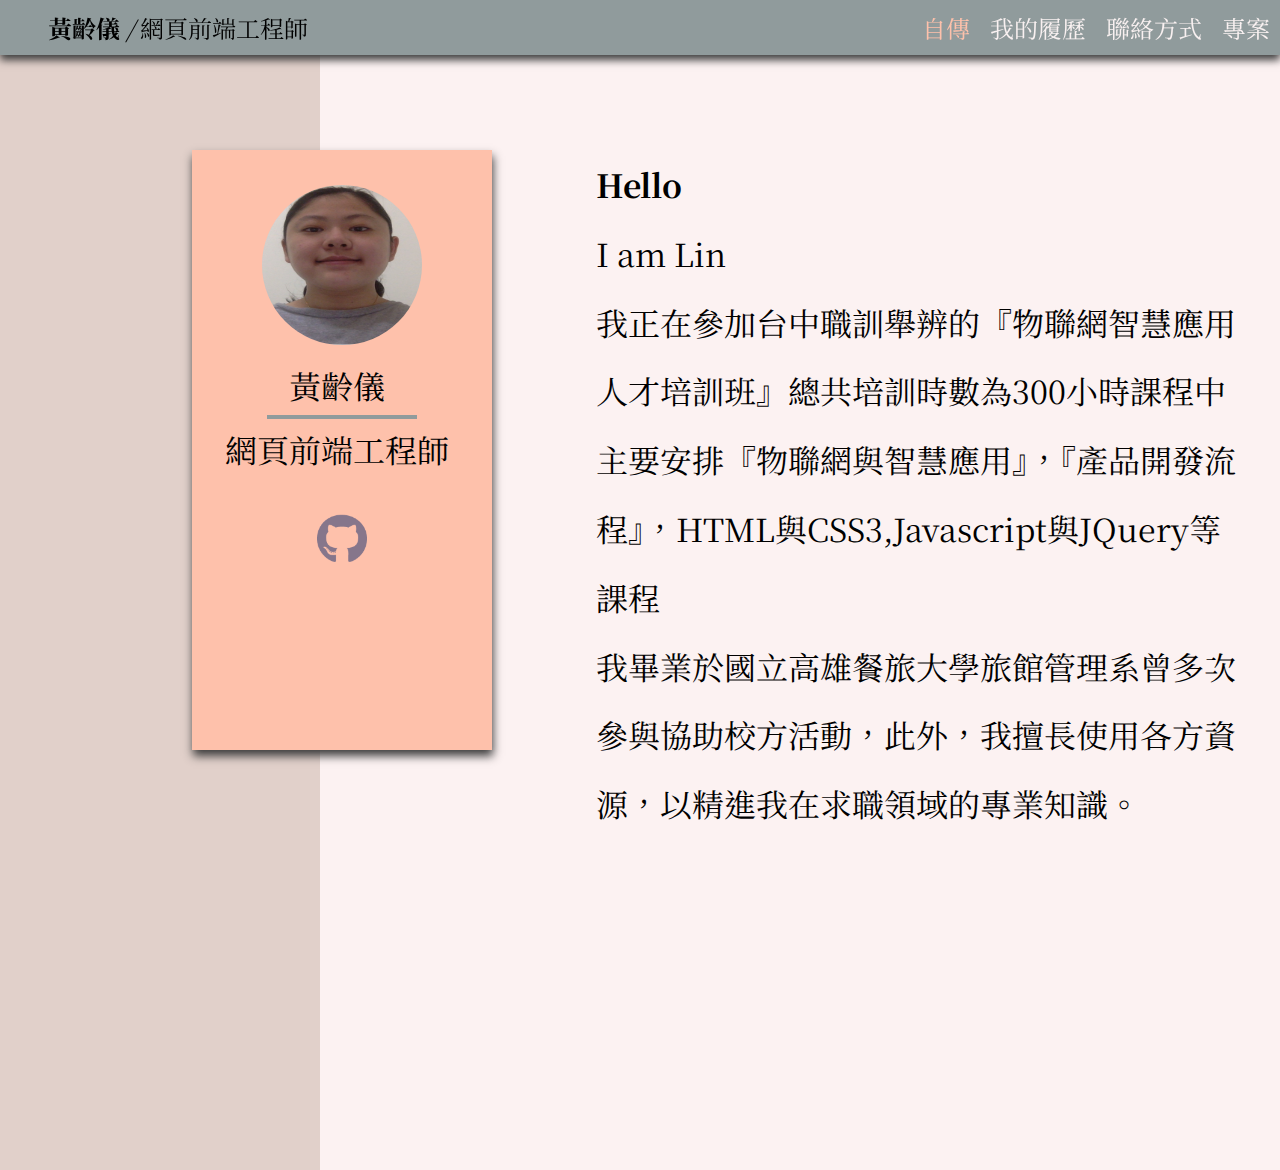
<file: index.html>
<!DOCTYPE html>
<html lang="zh-Hant">
  <head>
    <meta charset="UTF-8" />
    <meta http-equiv="X-UA-Compatible" content="IE=edge" />
    <meta name="viewport" content="width=device-width, initial-scale=1.0" />
    <meta name="author" content="黃齡儀" />
    <title>首頁</title>
    <link rel="stylesheet" href="./style/style.css" />
  </head>
  <body>
    <header>
      <div>
        <p><strong>黃齡儀 </strong><em> / </em> 網頁前端工程師</p>
      </div>
      <nav>
        <ul>
          <li><a href="#" class="onli">自傳</a></li>
          <li><a href="./pege2.html">我的履歷</a></li>
          <li><a href="./pege3.html">聯絡方式</a></li>
          <li><a href="./page4.html">專案</a></li>
        </ul>
      </nav>
    </header>
    <main>
      <div class="ba"></div>
      <section class="pit">
        <img class="mypiture" src="./作品圖片/大頭.jpg" alt="mypiture" />
        <p>黃齡儀</p>
        <hr />
        <p>網頁前端工程師</p>

        <div class="flow">
          <a href="https://github.com/linsiwork" target="_blank"
            ><img src="./作品圖片/github-brands 1 1.png" alt="github"
          /></a>
        </div>
      </section>
      <section class="biog">
        <p><strong>Hello</strong> <br />I am Lin</p>
        <p>
          我正在參加台中職訓舉辨的『物聯網智慧應用人才培訓班』總共培訓時數為300小時課程中主要安排『物聯網與智慧應用』，『產品開發流程』，HTML與CSS3,Javascript與JQuery等課程
        </p>
        <p>
          我畢業於國立高雄餐旅大學旅館管理系曾多次參與協助校方活動，此外，我擅長使用各方資源，以精進我在求職領域的專業知識。
        </p>
      </section>
    </main>
    <footer></footer>
  </body>
</html>
</file>
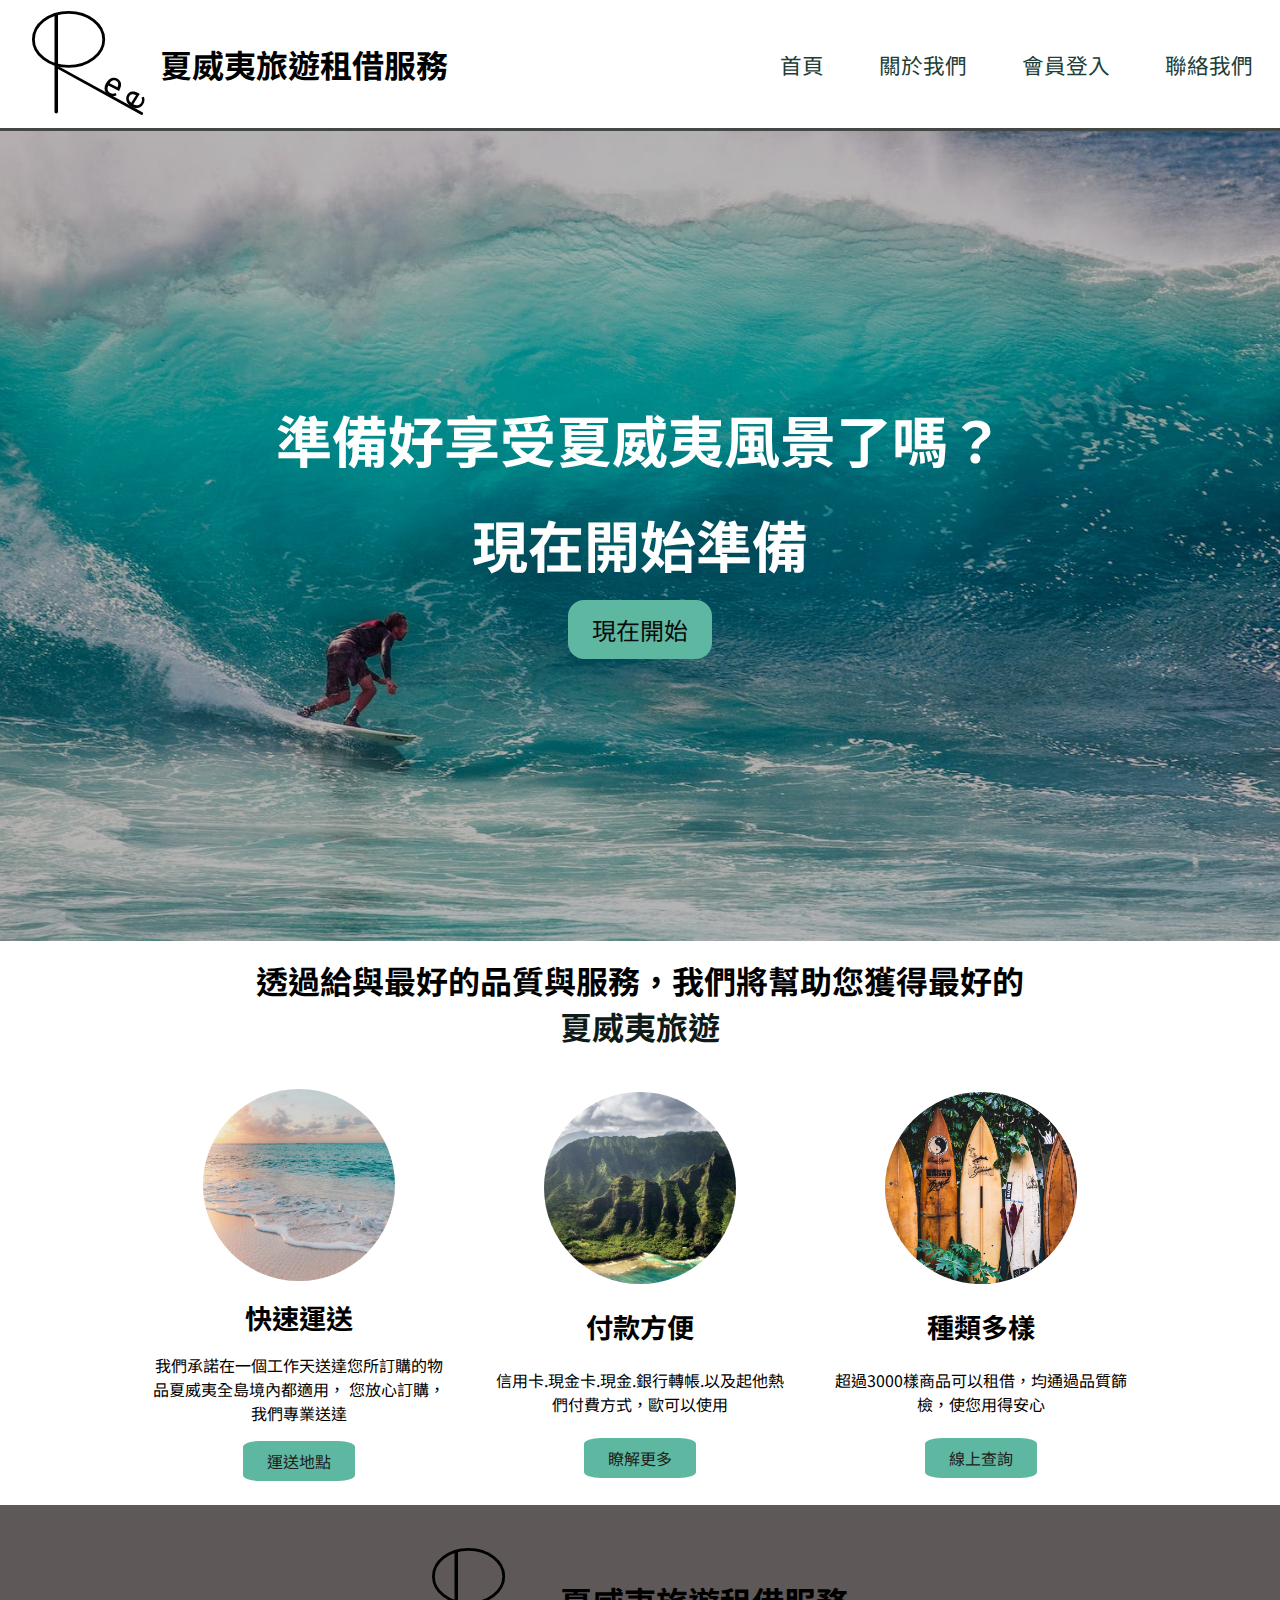
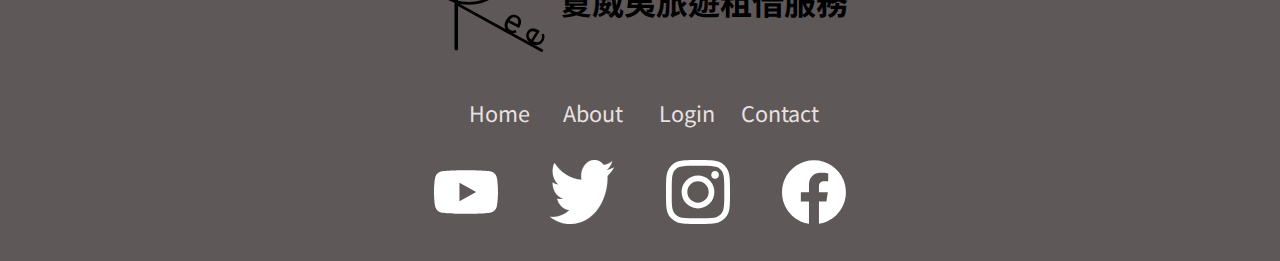
<file: 夏威夷出租網/index.html>
<!DOCTYPE html>
<html lang="zh-Hant">
  <head>
    <meta charset="UTF-8" />
    <meta http-equiv="X-UA-Compatible" content="IE=edge" />
    <meta name="viewport" content="width=device-width, initial-scale=1.0" />
    <meta name="author" content="lin" />
    <title>夏威夷旅遊租借服務｜夏威夷嘴方便快速的旅遊出租網站</title>
    <meta
      name="description"
      content="我們提供夏威夷旅遊租借服務，例如： 衝浪板．帳篷 車子等等"
    />
    <meta name="robots" content="index,follow" />
    <!-- 字體 -->
    <link rel="preconnect" href="https://fonts.googleapis.com" />
    <link rel="preconnect" href="https://fonts.gstatic.com" crossorigin />
    <link
      href="https://fonts.googleapis.com/css2?family=Noto+Sans+TC&display=swap"
      rel="stylesheet"
    />
    <!--設定css -->
    <link rel="stylesheet" href="./style/stylestyle.min.css" />
  </head>
  <body>
    <header>
      <div class="logo">
        <img src="./Icons/black logo.svg" alt="logo" />
        <h1>夏威夷旅遊租借服務</h1>
      </div>
      <nav class="nav">
        <ul>
          <li><a href="#">首頁</a></li>
          <li><a href="#">關於我們</a></li>
          <li><a href="#">會員登入</a></li>
          <li><a href="#">聯絡我們</a></li>
        </ul>
      </nav>
    </header>
    <main>
      <!-- pege1 -->
      <section class="backimage">
        <div class="blankimg"></div>
        <h3>準備好享受夏威夷風景了嗎？</h3>
        <br />
        <h3>現在開始準備</h3>
        <button class="stare">現在開始</button>
      </section>
      <!-- rege2 -->
      <section class="second">
        <h2>
          透過給與最好的品質與服務，我們將幫助您獲得最好的
          <br />
          <span class="color">夏威夷旅遊</span>
        </h2>
        <section class="cards">
          <div class="card">
            <img
              src="./Pictures/sean-o-KMn4VEeEPR8-unsplash.jpg"
              alt=" 快速運送"
            />
            <h4>快速運送</h4>
            <p>
              我們承諾在一個工作天送達您所訂購的物品夏威夷全島境內都適用，
              您放心訂購，我們專業送達
            </p>
            <a href="#">運送地點</a>
          </div>
          <div class="card">
            <img
              src="./Pictures/braden-jarvis-prSogOoFmkw-unsplash.jpg"
              alt=" 付款方便"
            />
            <h4>付款方便</h4>
            <p>信用卡.現金卡.現金.銀行轉帳.以及起他熱們付費方式，歐可以使用</p>
            <a href="#">瞭解更多</a>
          </div>
          <div class="card">
            <img
              src="./Pictures/tatonomusic-FFCgotROOTY-unsplash.jpg"
              alt=" 種類多樣"
            />
            <h4>種類多樣</h4>
            <p>超過3000樣商品可以租借，均通過品質篩檢，使您用得安心</p>
            <a href="#">線上查詢</a>
          </div>
        </section>
      </section>
      <section class="three">
        <div class="flogo">
          <img src="./Icons/black logo.svg" alt="logo" />
          <h1>夏威夷旅遊租借服務</h1>
        </div>
        <div class="fnav">
          <ul>
            <li><a href="#">Home</a></li>
            <li><a href="#">About</a></li>
            <li><a href="#">Login</a></li>
            <li><a href="#">Contact</a></li>
          </ul>
        </div>
        <div class="pitu">
          <a href="#"><img src="./Icons/youtube.svg" alt="youtube" /></a>
          <a href="#"><img src="./Icons/twitter.svg" alt="twitter" /></a>
          <a href="#"><img src="./Icons/instagram.svg" alt="instagram" /></a>
          <a href="#"><img src="./Icons/facebook.svg" alt="facebook" /></a>
        </div>
      </section>
    </main>
  </body>
</html>
</file>
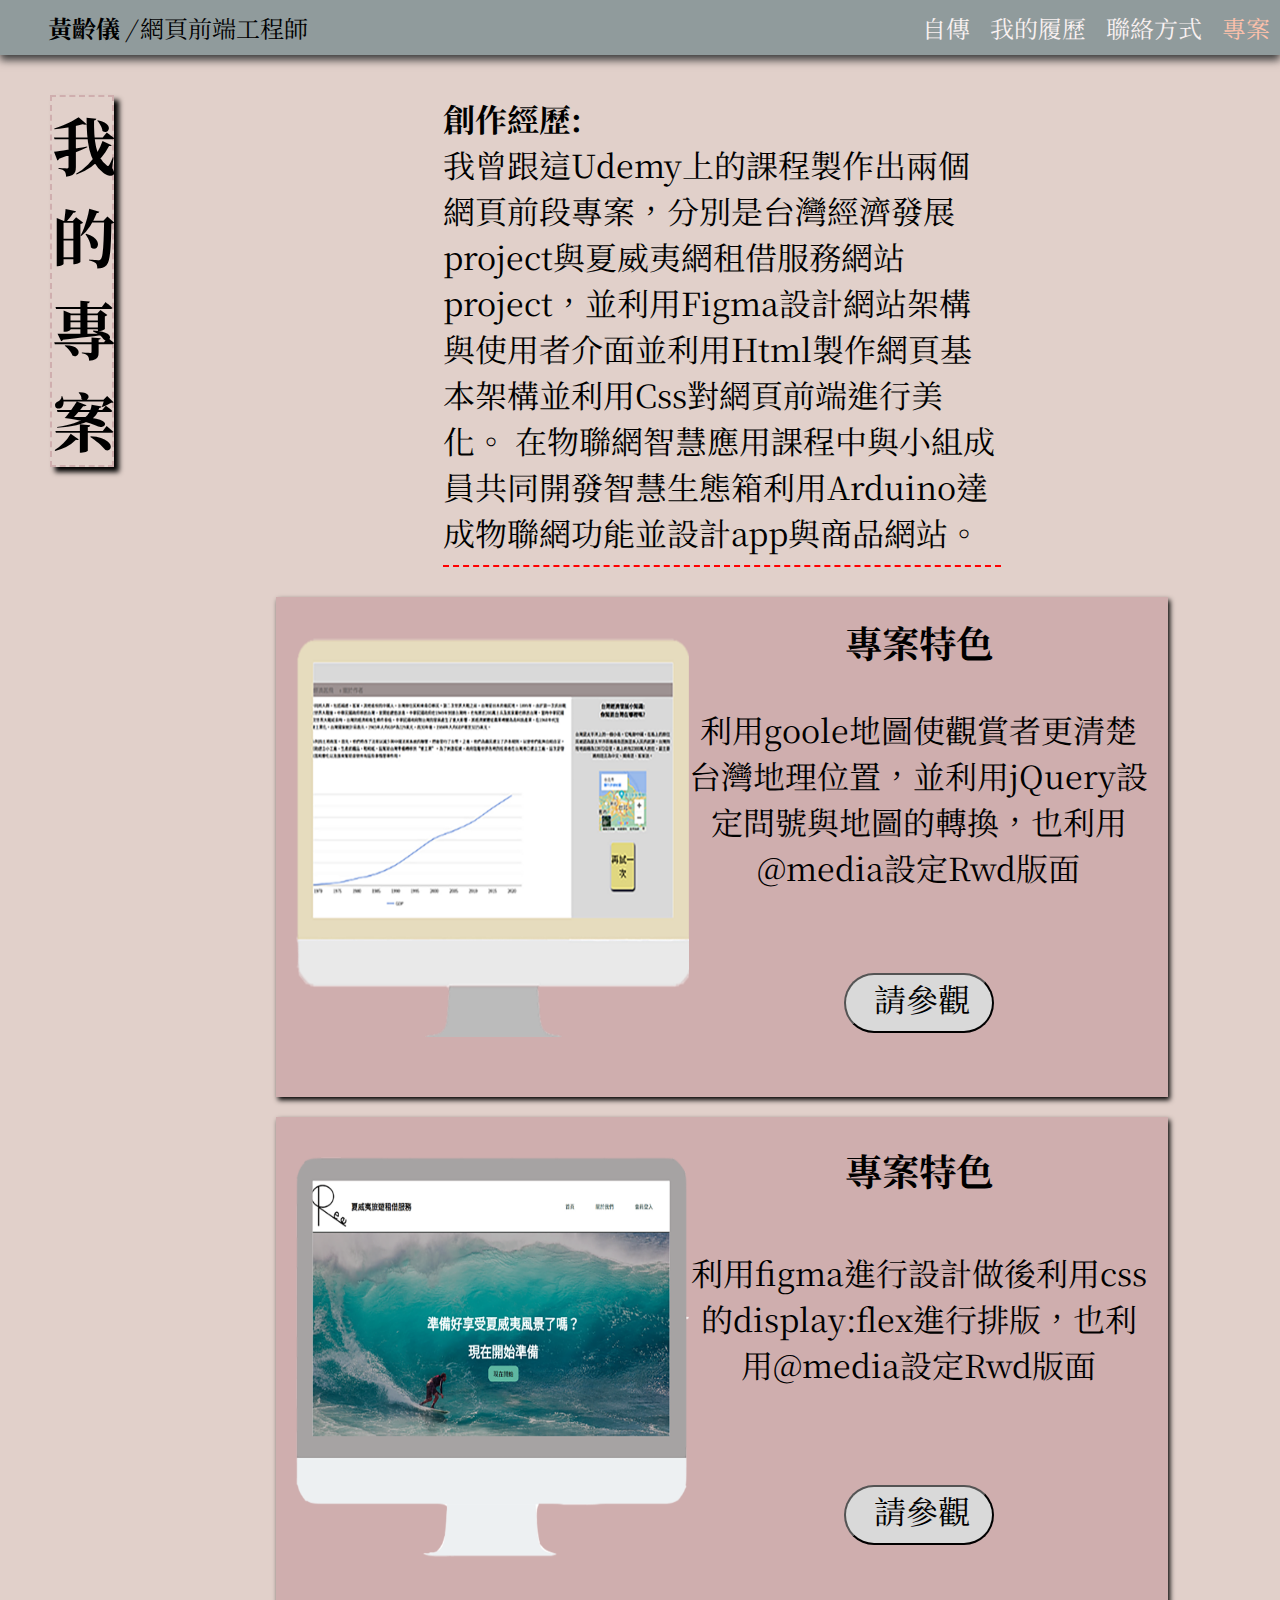
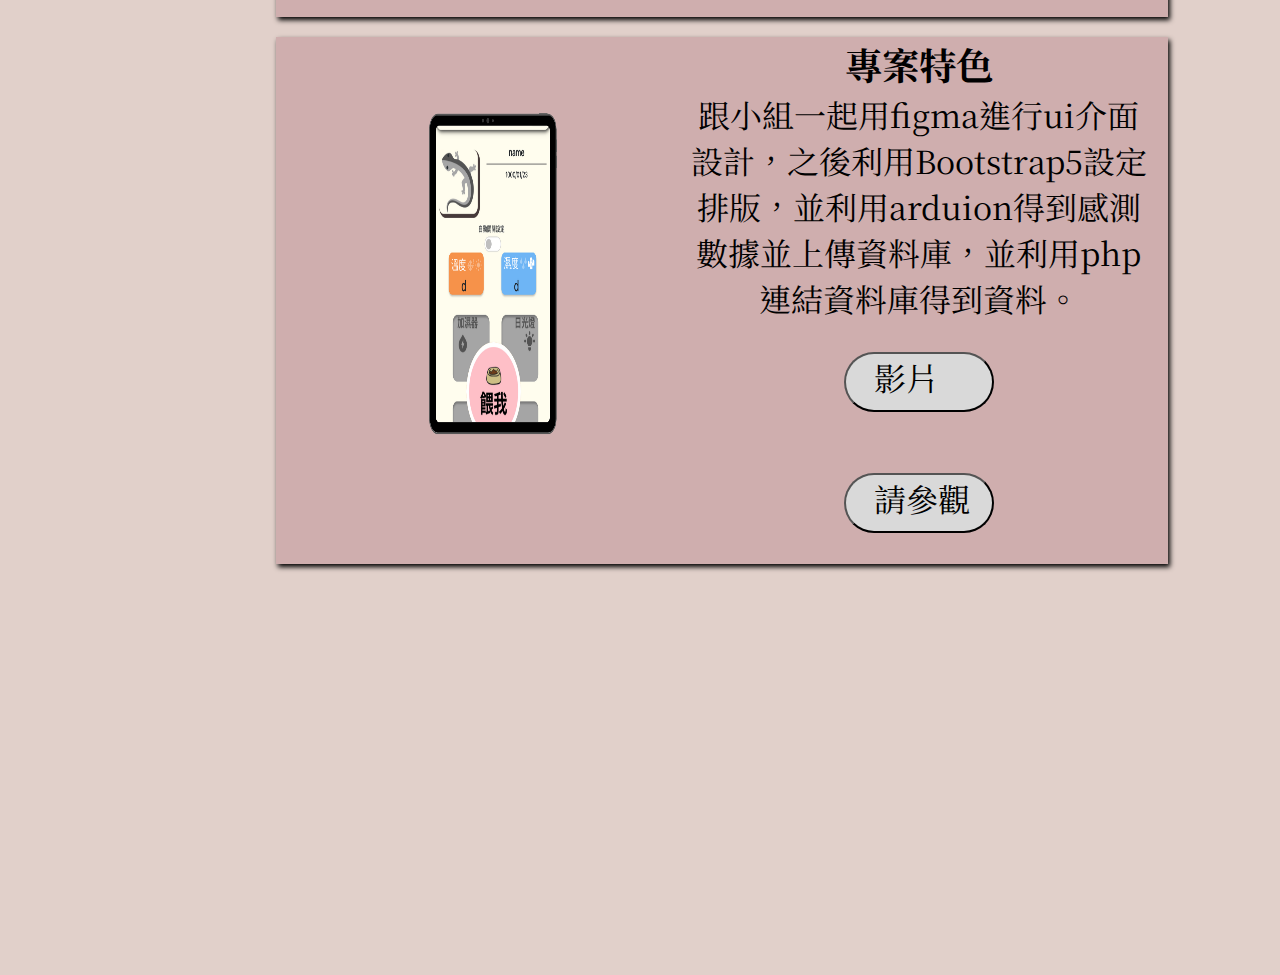
<file: page4.html>
<!DOCTYPE html>
<html lang="zh-Hant">
  <head>
    <meta charset="UTF-8" />
    <meta http-equiv="X-UA-Compatible" content="IE=edge" />
    <meta name="viewport" content="width=device-width, initial-scale=1.0" />
    <title>專案</title>

    <link rel="stylesheet" href="./style/style4.css" />
  </head>
  <body>
    <header>
      <div>
        <p><strong>黃齡儀 </strong><em> / </em> 網頁前端工程師</p>
      </div>
      <nav>
        <ul>
          <li><a href="./index.html">自傳</a></li>
          <li><a href="./pege2.html">我的履歷</a></li>
          <li><a href="./pege3.html">聯絡方式</a></li>
          <li><a href="#" class="onli">專案</a></li>
        </ul>
      </nav>
    </header>

    <main>
      <section class="title"><h1>我的專案</h1></section>
      <div class="tex">
        <section class="content">
          <h4>創作經歷:</h4>
          我曾跟這Udemy上的課程製作出兩個網頁前段專案，分別是台灣經濟發展project與夏威夷網租借服務網站project，並利用Figma設計網站架構與使用者介面並利用Html製作網頁基本架構並利用Css對網頁前端進行美化。
          在物聯網智慧應用課程中與小組成員共同開發智慧生態箱利用Arduino達成物聯網功能並設計app與商品網站。
        </section>
        <section class="web">
          <a href="./台灣經濟發展/index.html" target="_blank">
            <img src="./作品圖片/台灣經濟.png" alt="img" class="pimg"
          /></a>
          <div class="le">
            <h3>專案特色</h3>
            <p>
              利用goole地圖使觀賞者更清楚台灣地理位置，並利用jQuery設定問號與地圖的轉換，也利用@media設定Rwd版面
            </p>
            <button>
              <a href="./台灣經濟發展/index.html" target="_blank">請參觀</a>
            </button>
          </div>
        </section>

        <section class="web">
          <a href="./夏威夷出租網/index.html" target="_blank"
            ><img src="./作品圖片/夏威夷2.png" alt="img"
          /></a>
          <div class="le">
            <h3>專案特色</h3>
            <p>
              利用figma進行設計做後利用css的display:flex進行排版，也利用@media設定Rwd版面
            </p>
            <button>
              <a href="./夏威夷出租網/index.html" target="_blank">請參觀</a>
            </button>
          </div>
        </section>
        <section class="web">
          <a
            href="https://main--sparkly-crisp-48d06f.netlify.app/"
            target="_blank"
            ><img src="./作品圖片/ui.png" alt="xxxx"
          /></a>
          <div class="le">
            <h3>專案特色</h3>
            <p>
              跟小組一起用figma進行ui介面設計，之後利用Bootstrap5設定排版，並利用arduion得到感測數據並上傳資料庫，並利用php連結資料庫得到資料。
            </p>

            <div class="buttonUi">
              <button>
                <a href="./Film.html" target="_blank">影片</a>
              </button>
              <button>
                <a
                  href="https://main--sparkly-crisp-48d06f.netlify.app/"
                  target="_blank"
                  >請參觀</a
                >
              </button>
            </div>
          </div>
        </section>
      </div>
    </main>
  </body>
</html>
</file>
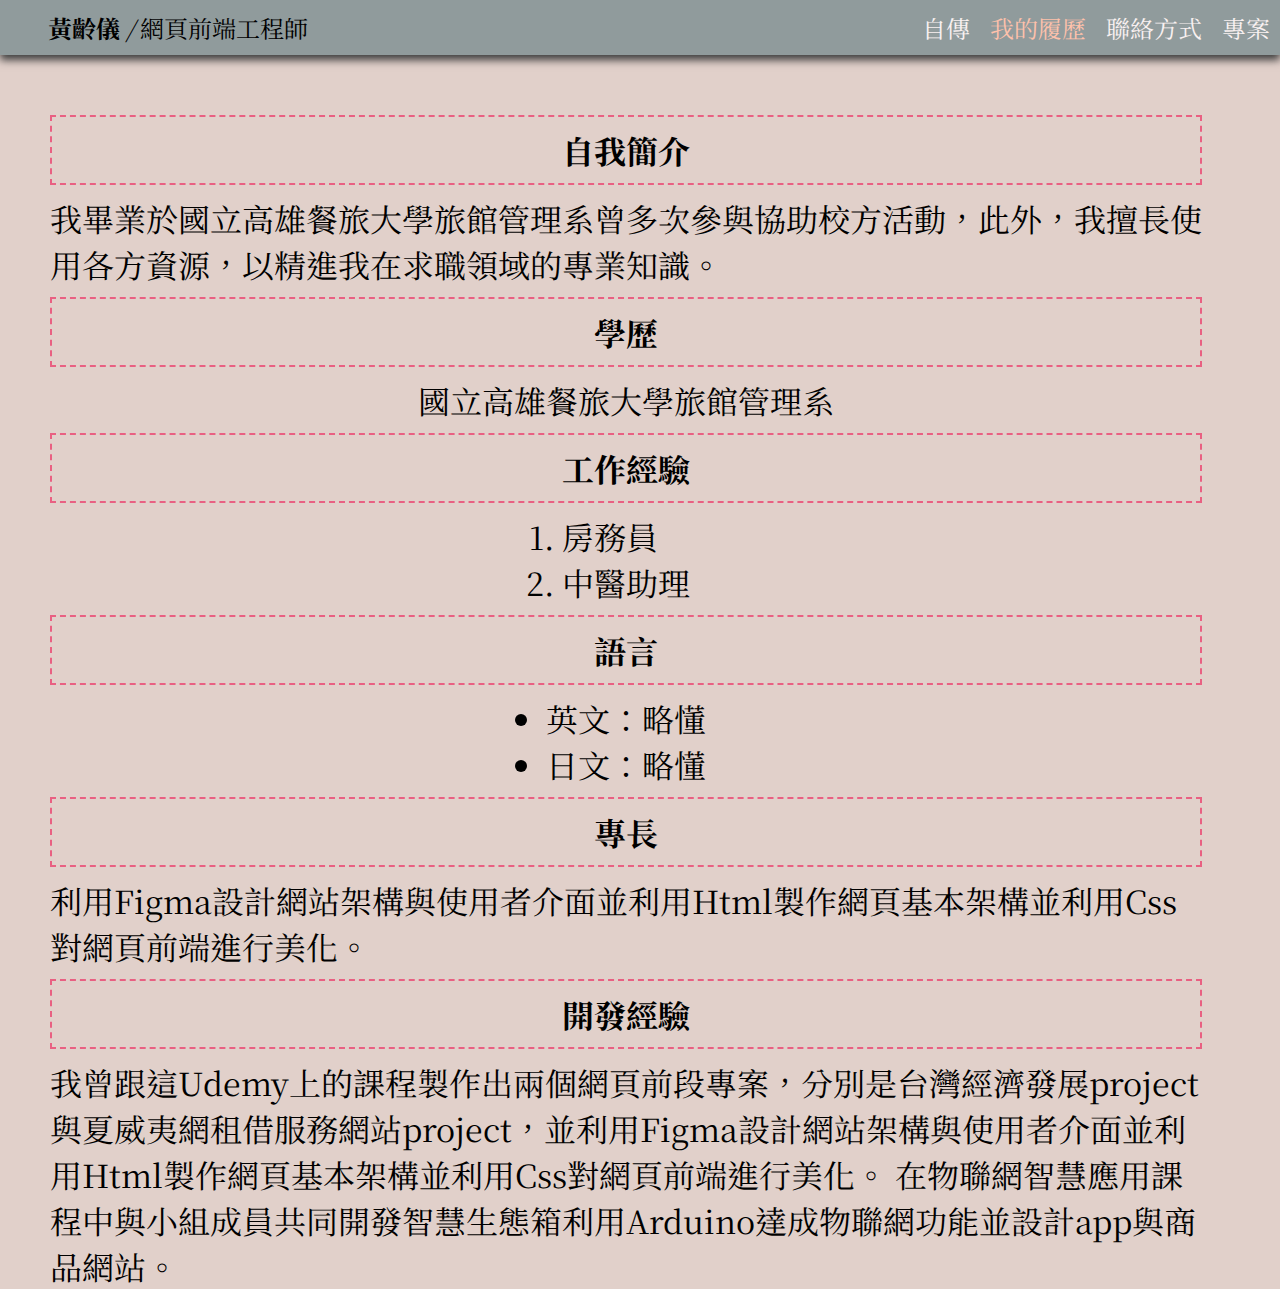
<file: pege2.html>
<!DOCTYPE html>
<html lang="zh-Hant">
<head>
    <meta charset="UTF-8">
    <meta http-equiv="X-UA-Compatible" content="IE=edge">
    <meta name="viewport" content="width=device-width, initial-scale=1.0">
    <title>我的履歷</title>
    <title自傳</title>
    <link rel="stylesheet" href="./style/style2.css">
   
</head>
<body>
    <header>
      <div ><p><strong>黃齡儀 </strong><em> / </em> 網頁前端工程師</p></div>
        <nav>
          <ul>
            <li><a href="./index.html">自傳</a></li>
            <li><a href="#"class="onli">我的履歷</a></li> 
             <li><a href="./pege3.html">聯絡方式</a></li>
            <li><a href="./page4.html">專案</a></li>
          </ul>
        </nav>
        
      </header>
    <main >
        <div class="myresume">
            
            <h4>自我簡介</h4>
            <p>我畢業於國立高雄餐旅大學旅館管理系曾多次參與協助校方活動，此外，我擅長使用各方資源，以精進我在求職領域的專業知識。</p>
            
            <h4>學歷</h4>
            <p>國立高雄餐旅大學旅館管理系</p>
            
            <h4>工作經驗</h4>
            <P><ol><li>房務員&#8195</li><li>中醫助理</li></ol></P>
            <h4>語言</h4>
            <p><ul><li>英文：略懂</li><li>日文：略懂</li></ul></p>
            
           
            <h4>專長</h4>
            <p>利用Figma設計網站架構與使用者介面並利用Html製作網頁基本架構並利用Css對網頁前端進行美化。</p>
            
            <h4>開發經驗</h4>
            <p class="pFl">我曾跟這Udemy上的課程製作出兩個網頁前段專案，分別是台灣經濟發展project與夏威夷網租借服務網站project，並利用Figma設計網站架構與使用者介面並利用Html製作網頁基本架構並利用Css對網頁前端進行美化。
                在物聯網智慧應用課程中與小組成員共同開發智慧生態箱利用Arduino達成物聯網功能並設計app與商品網站。</p>
      
            <!-- <table >
        <tr><td>自我簡介</td><td>我畢業於國立高雄餐旅大學旅館管理系曾多次參與協助校方活動，此外，我擅長使用各方資源，以精進我在求職領域的專業知識。</td></tr>
        <tr><td>學歷</td><td>國立高雄餐旅大學旅館管理系</td></tr>
        <tr><td>經歷</td> <td><ol><li>房務員</li><li>中醫助理</li></ol></td></tr>
        <tr><td>語言</td><td><ul><li>英文：略懂</li><li>日文：略懂</li></ul></td></tr>
        <tr><td>專長</td><td>xxxxxxxxxxxxxxxxxxxxxxxxxxxxxxxxxxxxxxxxxx</td></tr>
        <tr><td>開發經驗</td><td>我曾跟這Udemy上的課程製作出兩個網頁前段專案，分別是台灣經濟發展project與夏威夷網租借服務網站project，並利用Figma設計網站架構與使用者介面並利用Html製作網頁基本架構並利用Css對網頁前端進行美化。
            在物聯網智慧應用課程中與小組成員共同開發智慧生態箱利用Arduino達成物聯網功能並設計app與商品網站。</td></tr>
    </table> -->
    </div> 
    </main>
    
</body>
</html>
</file>
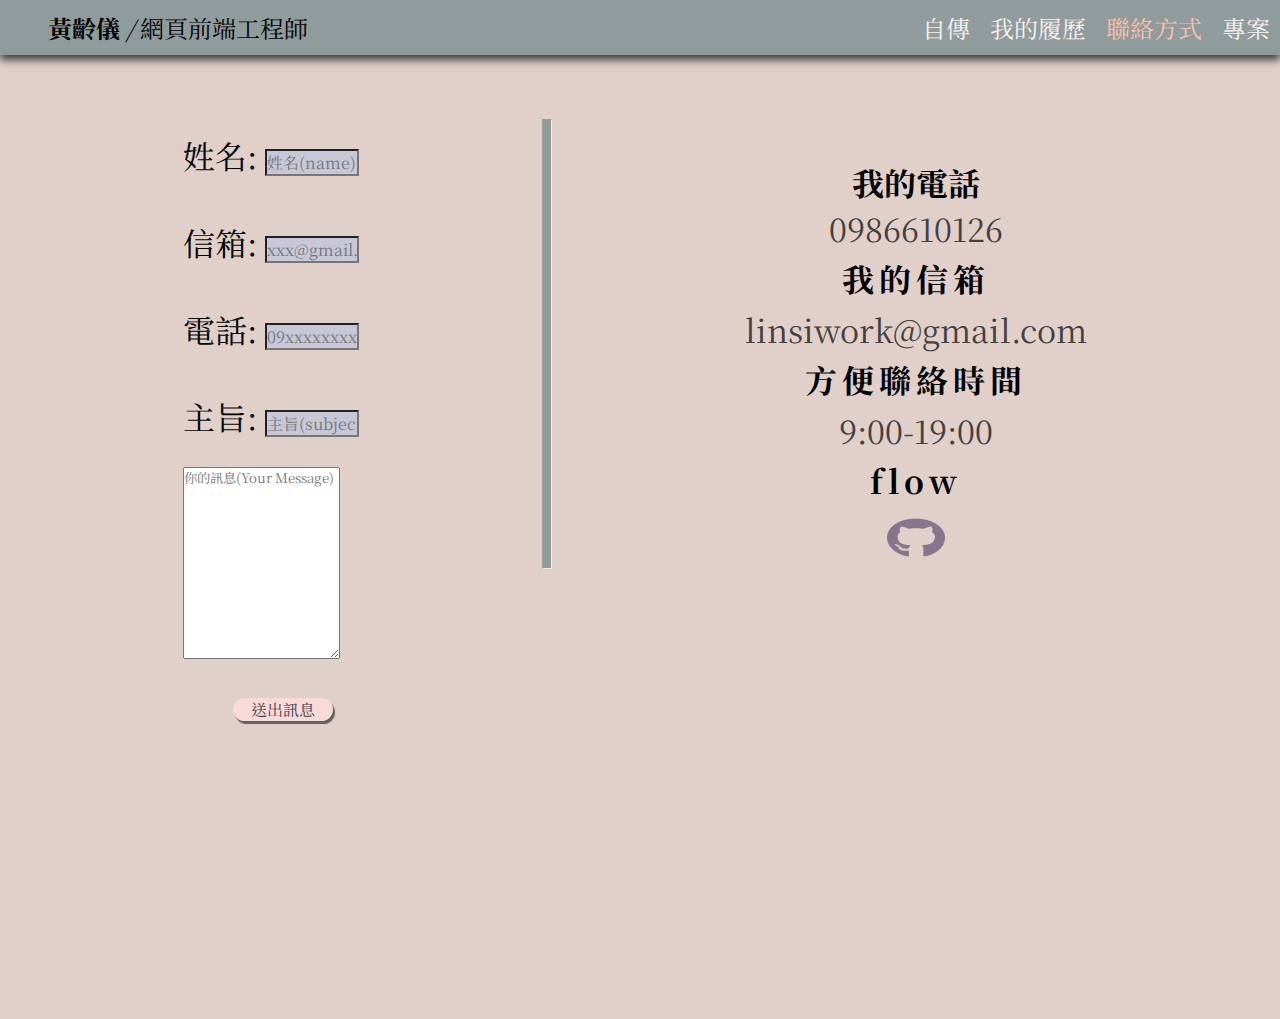
<file: pege3.html>
<!DOCTYPE html>
<html lang="zh-Hant">
  <head>
    <meta charset="UTF-8" />
    <meta http-equiv="X-UA-Compatible" content="IE=edge" />
    <meta name="viewport" content="width=device-width, initial-scale=1.0" />
    <title>聯絡方式</title>

    <link rel="stylesheet" href="./style/style3.css" />
  </head>
  <body>
    <header>
      <div>
        <p><strong>黃齡儀 </strong><em> / </em> 網頁前端工程師</p>
      </div>
      <nav>
        <ul>
          <li><a href="./index.html">自傳</a></li>
          <li><a href="./pege2.html">我的履歷</a></li>
          <li><a href="#" class="onli">聯絡方式</a></li>
          <li><a href="./page4.html">專案</a></li>
        </ul>
      </nav>
    </header>

    <main>
      <!-- <div class="bl"></div> -->
      <section class="left" onload="init()">
        <form enctype="text/plain" accept-charset="utf-8">
          <p>
            <label for="name">姓名: </label
            ><input
              id="nameText"
              type="text"
              name="Name"
              value
              size="10"
              placeholder="姓名(name)"
              required
            />
          </p>
          <p>
            <label for="email">信箱: </label
            ><input
              id="emailText"
              type="email"
              name="Email"
              value
              size="10"
              required
              placeholder="xxx@gmail.com"
            />
          </p>
          <p>
            <label for="phon">電話: </label
            ><input
              id="telText"
              type="tel"
              name="Phone"
              value
              size="10"
              aria-invalid="false"
              required
              placeholder="09xxxxxxxx"
            />
          </p>
          <p>
            <label for="need">主旨: </label
            ><input
              id="subText"
              type="text"
              name="Subject"
              value
              size="10"
              aria-invalid="false"
              placeholder="主旨(subject)"
              required
            />
          </p>
          <p>
            <textarea
              id="bodyText"
              name="your-message"
              cols="20"
              rows="10"
              aria-required="true"
              aria-invalid="false"
              placeholder="你的訊息(Your Message)"
              required
            ></textarea>
          </p>
          <input
            type="button"
            value="送出訊息"
            onclick="submitHandler();"
            id="sub"
          />
          <a id="mailTo"></a>
        </form>
      </section>
      <hr />
      <section class="right">
        <div class="inform">
          <h4>我的電話</h4>
          <p>0986610126</p>
          <h4>我的信箱</h4>
          <a href="mailto:linsiwork@gmail.com">linsiwork@gmail.com</a>
          <p></p>
          <h4>方便聯絡時間</h4>
          <p>9:00-19:00</p>
          <h4>flow</h4>
        </div>
        <div class="flow">
          <a href="https://github.com/linsiwork" target="_blank"
            ><img src="./作品圖片/github-brands 1 1.png" alt="github"
          /></a>
        </div>
      </section>
    </main>
  </body>
  <script>
    //宣告預設表單內容為空 （你想要的話也可以加東西）
    var initSubject = "",
      initBody = "";

    //按下傳送按鈕後執行
    function submitHandler() {
      var to = "linsiwork@gmail.com"; //寫死的傳送對象 就是公司的信箱 不會顯示在網頁上
      var name = nameText.value; //讀取ID為 nameTextuser 物件中的值
      var email = emailText.value;
      var tel = telText.value;
      var subject = subText.value;
      //把user填的資料都塞到 mail body 中
      var body = "" + bodyText.value + "%0A%0A%0A"; //%0A是換行 換了三行
      body += "From：" + nameText.value + "%0A";
      body += "Email：" + emailText.value + "%0A";
      body += "Tel：" + telText.value;
      //傳送的主要程式碼
      mailTo.href = "mailto:" + to + "?subject=" + subject + "&body=" + body;
      mailTo.click();
    }
    //在body onload
    function init() {
      subText.value = initSubject;
      toText.value = initTo;
      bodyText.value = initBody;
    }
  </script>
</html>
</file>
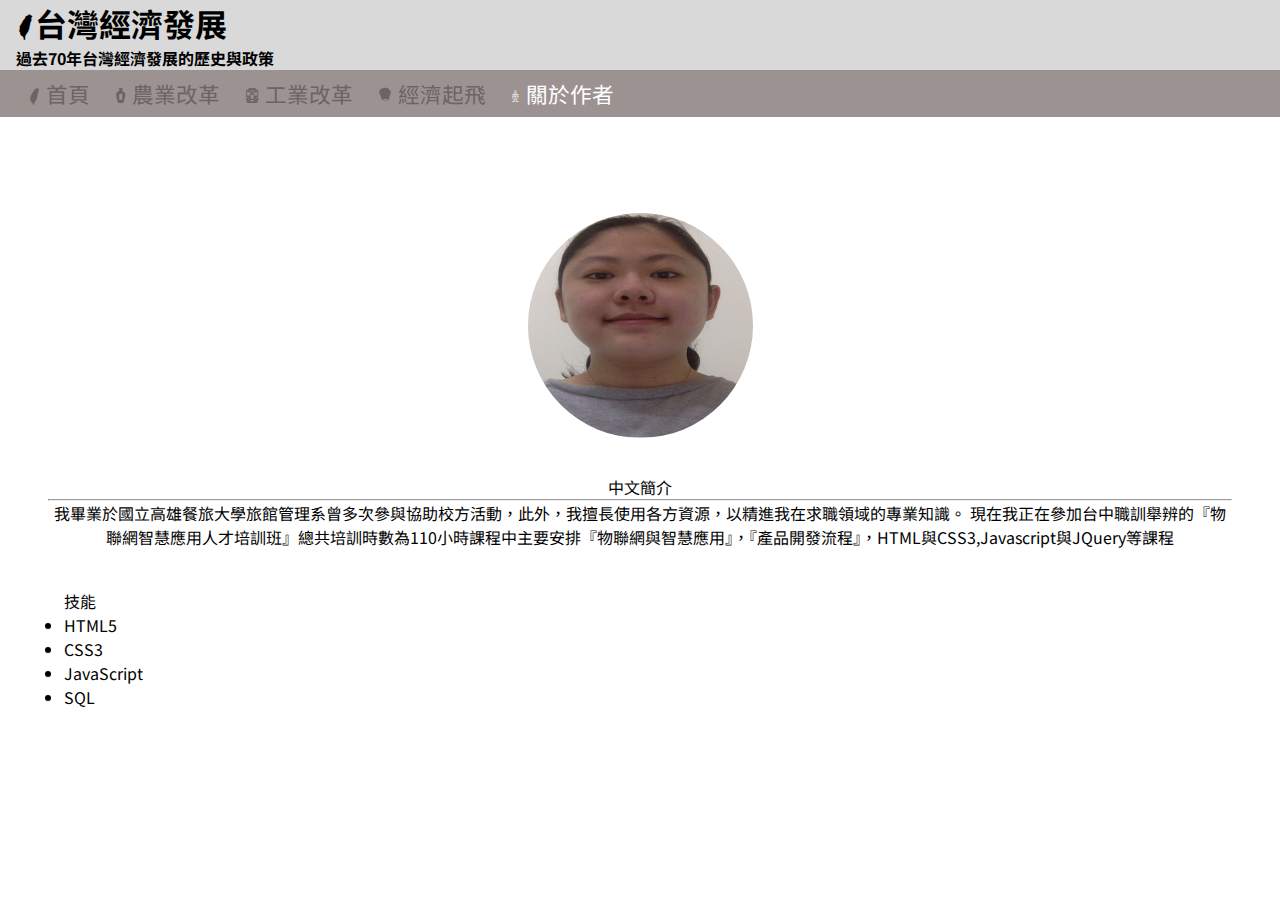
<file: 台灣經濟發展/five.html>
<!DOCTYPE html>
<html lang="zh-Hant">
  <head>
    <meta charset="UTF-8" />
    <meta http-equiv="X-UA-Compatible" content="IE=edge" />
    <meta name="viewport" content="width=device-width, initial-scale=1.0" />
    <title>關於作者</title>
    <!--設定網頁logo -->
    <link rel="shortcut icon" href="./taiwanIcon.png" />
    <link rel="bookmark" href="./taiwanIcon.png" />

    <!--設定css-->
    <style>
      @import url('https://fonts.googleapis.com/css2?family=Noto+Sans+TC&display=swap');
      </style> 
    <link rel="stylesheet" href="./style.css" />
    <link rel="stylesheet" href="./twicon/twicon.css" />
  </head>
  <body>
    <header>
      <h1><i class="twicon-main-island"></i>台灣經濟發展</h1>
      <h4>過去70年台灣經濟發展的歷史與政策</h4>
    </header>
    <nav>
      <ul>
        <li>
          <a href="./index.html"><i class="twicon-main-island"></i> 首頁</a>
        </li>
        <li>
          <a href="./two.html"><i class="twicon-jug"></i> 農業改革</a>
        </li>
        <li>
          <a href="./three.html"><i class="twicon-taiwan-rw"></i> 工業改革</a>
        </li>
        <li>
          <a href="./four.html"><i class="twicon-sky-lantern"></i> 經濟起飛</a>
        </li>
        <li>
          <a class="in" href="#"><i class="twicon-red-man"></i> 關於作者</a>
        </li>
      </ul>
    </nav>
  </body>
  <main>
    <section class="five">
      <section class="mp">
        <img class="pi" src="../大頭.jpg" alt="圖像" />
      </section>
      <p>中文簡介</p>
      <hr />
      <p>
        我畢業於國立高雄餐旅大學旅館管理系曾多次參與協助校方活動，此外，我擅長使用各方資源，以精進我在求職領域的專業知識。
        現在我正在參加台中職訓舉辨的『物聯網智慧應用人才培訓班』總共培訓時數為110小時課程中主要安排『物聯網與智慧應用』，『產品開發流程』，HTML與CSS3,Javascript與JQuery等課程
      </p>
      <br />
     
      <div class="li">
        <p>技能</p>
        <ul>
          <li>HTML5</li>
          <li>CSS3</li>
          <li>JavaScript</li>
          <li>SQL</li>
        </ul>
      </div>
    </section>
  </main>
</html>
</file>
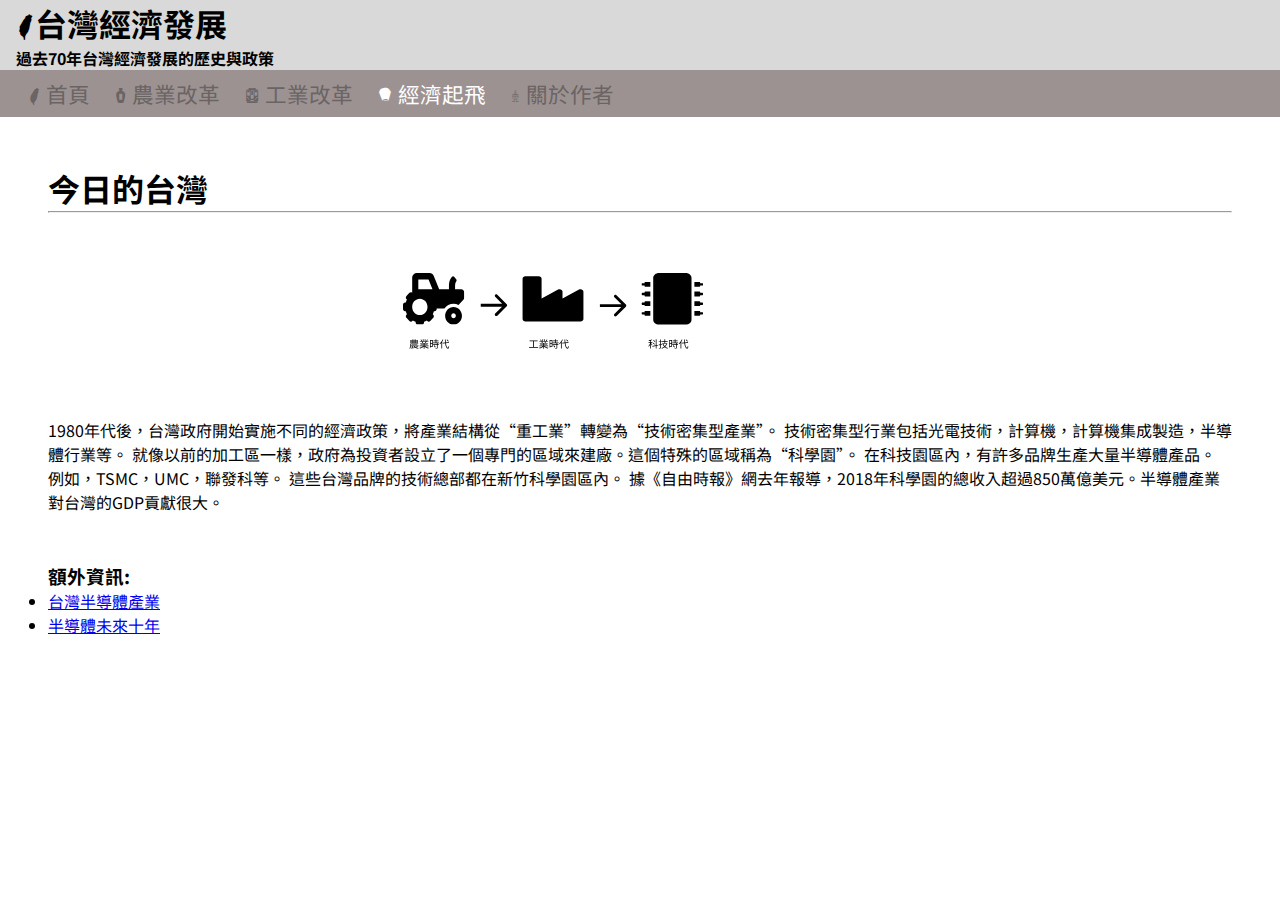
<file: 台灣經濟發展/four.html>
<!DOCTYPE html>
<html lang="zh-Hant">
  <head>
    <meta charset="UTF-8" />
    <meta http-equiv="X-UA-Compatible" content="IE=edge" />
    <meta name="viewport" content="width=device-width, initial-scale=1.0" />
    <title>經濟起飛</title>
    <!--設定網頁logo -->
    <link rel="shortcut icon" href="./taiwanIcon.png" />
    <link rel="bookmark" href="./taiwanIcon.png" />
    <!--設定css-->
    <style>
      @import url('https://fonts.googleapis.com/css2?family=Noto+Sans+TC&display=swap');
      </style> 
    <link rel="stylesheet" href="./style.css" />
    <link rel="stylesheet" href="./twicon/twicon.css" />
    
  </head>
  <body>
    <header>
      <h1><i class="twicon-main-island"></i>台灣經濟發展</h1>
      <h4>過去70年台灣經濟發展的歷史與政策</h4>
    </header>
    <nav>
      <ul>
        <li>
          <a href="./index.html"><i class="twicon-main-island"></i> 首頁</a>
        </li>
        <li>
          <a href="./two.html"><i class="twicon-jug"></i> 農業改革</a>
        </li>
        <li>
          <a href="./three.html"><i class="twicon-taiwan-rw"></i> 工業改革</a>
        </li>
        <li>
          <a class="in" href="#"><i class="twicon-sky-lantern"></i> 經濟起飛</a>
        </li>
        <li>
          <a href="./five.html"><i class="twicon-red-man"></i> 關於作者</a>
        </li>
      </ul>
    </nav>
    <main>
      <section class="four">
        <h1>今日的台灣</h1>
        <hr />
        <img class="gr" src="./Group 1.svg" alt="工業發展" />
        <p>
          1980年代後，台灣政府開始實施不同的經濟政策，將產業結構從“重工業”轉變為“技術密集型產業”。
          技術密集型行業包括光電技術，計算機，計算機集成製造，半導體行業等。
          就像以前的加工區一樣，政府為投資者設立了一個專門的區域來建廠。這個特殊的區域稱為“科學園”。
          在科技園區內，有許多品牌生產大量半導體產品。
          例如，TSMC，UMC，聯發科等。 這些台灣品牌的技術總部都在新竹科學園區內。
          據《自由時報》網去年報導，2018年科學園的總收入超過850萬億美元。半導體產業對台灣的GDP貢獻很大。
        </p>
        <br />

        <br />
        <h3>額外資訊:</h3>
        <ul>
          <li>
            <a href="https://ic.tpex.org.tw/introduce.php?ic=D000"
              >台灣半導體產業</a
            >
          </li>
          <li>
            <a
              href="https://www.bnext.com.tw/article/58060/semiconductor-industry?"
              >半導體未來十年</a
            >
          </li>
        </ul>
      </section>
    </main>
  </body>
</html>
</file>
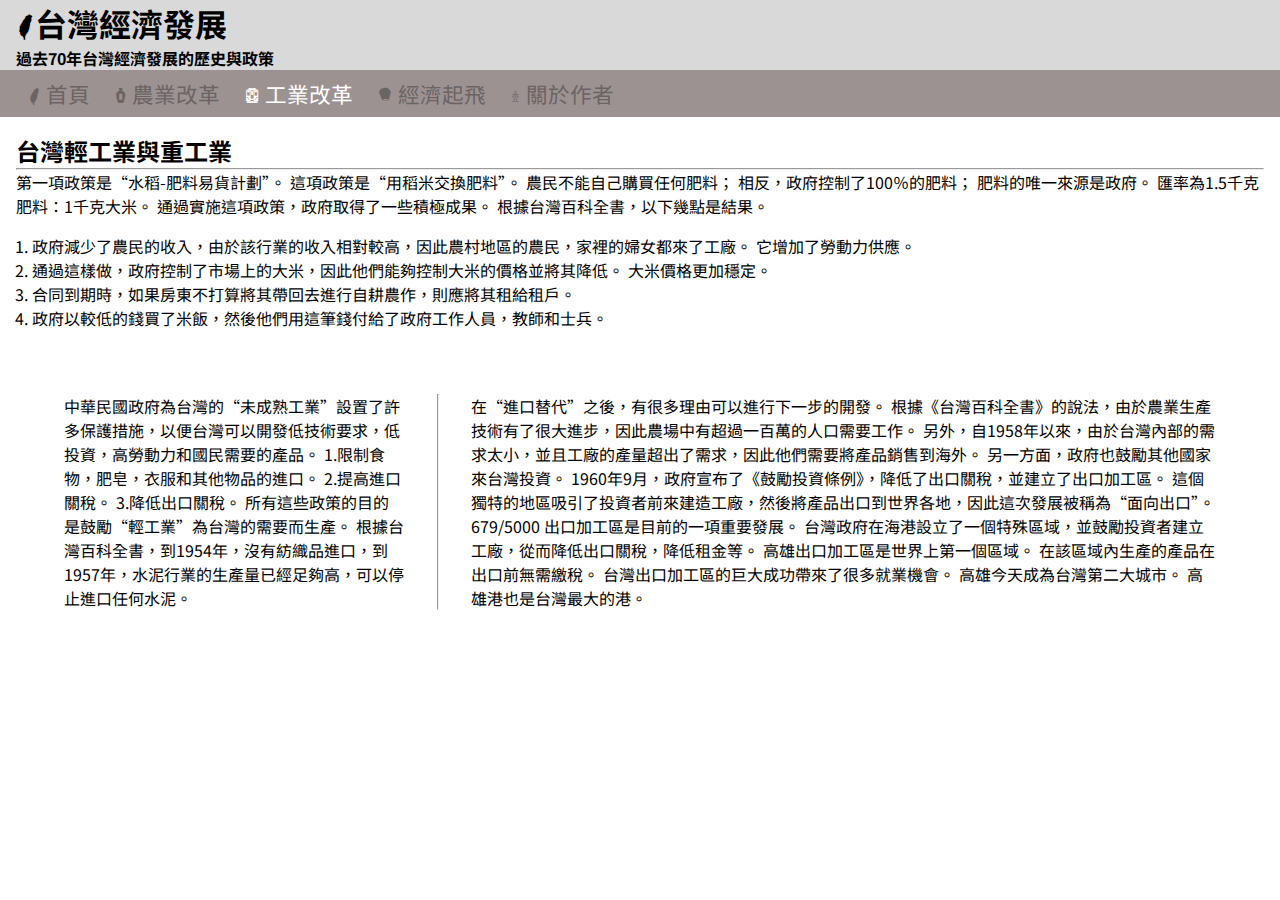
<file: 台灣經濟發展/three.html>
<!DOCTYPE html>
<html lang="zh-Hant">
  <head>
    <meta charset="UTF-8" />
    <meta http-equiv="X-UA-Compatible" content="IE=edge" />
    <meta name="viewport" content="width=device-width, initial-scale=1.0" />
    <title>農業改革</title>
    <!--設定網頁logo -->
    <link rel="shortcut icon" href="./taiwanIcon.png" />
    <link rel="bookmark" href="./taiwanIcon.png" />
    <!--設定css-->
    <style>
      @import url("https://fonts.googleapis.com/css2?family=Noto+Sans+TC&display=swap");
    </style>
    <link rel="stylesheet" href="./style.css" />
    <link rel="stylesheet" href="./twicon/twicon.css" />
  </head>
  <body>
    <header>
      <h1><i class="twicon-main-island"></i>台灣經濟發展</h1>
      <h4>過去70年台灣經濟發展的歷史與政策</h4>
    </header>
    <nav>
      <ul>
        <li>
          <a href="./index.html"><i class="twicon-main-island"></i> 首頁</a>
        </li>
        <li>
          <a href="./two.html"><i class="twicon-jug"></i> 農業改革</a>
        </li>
        <li>
          <a class="in" href="#"><i class="twicon-taiwan-rw"></i> 工業改革</a>
        </li>
        <li>
          <a href="./four.html"><i class="twicon-sky-lantern"></i> 經濟起飛</a>
        </li>
        <li>
          <a href="./five.html"><i class="twicon-red-man"></i> 關於作者</a>
        </li>
      </ul>
    </nav>
    <main>
      <section class="two">
        <h2>台灣輕工業與重工業</h2>
        <hr />
        <p>
          第一項政策是“水稻-肥料易貨計劃”。 這項政策是“用稻米交換肥料”。
          農民不能自己購買任何肥料； 相反，政府控制了100％的肥料；
          肥料的唯一來源是政府。 匯率為1.5千克肥料：1千克大米。
          通過實施這項政策，政府取得了一些積極成果。
          根據台灣百科全書，以下幾點是結果。
        </p>
        <ol>
          <li>
            政府減少了農民的收入，由於該行業的收入相對較高，因此農村地區的農民，家裡的婦女都來了工廠。
            它增加了勞動力供應。
          </li>
          <li>
            通過這樣做，政府控制了市場上的大米，因此他們能夠控制大米的價格並將其降低。
            大米價格更加穩定。
          </li>
          <li>
            合同到期時，如果房東不打算將其帶回去進行自耕農作，則應將其租給租戶。
          </li>
          <li>
            政府以較低的錢買了米飯，然後他們用這筆錢付給了政府工作人員，教師和士兵。
          </li>
        </ol>
        <aside class="three">
          <p class="a">
            中華民國政府為台灣的“未成熟工業”設置了許多保護措施，以便台灣可以開發低技術要求，低投資，高勞動力和國民需要的產品。
            1.限制食物，肥皂，衣服和其他物品的進口。 2.提高進口關稅。
            3.降低出口關稅。
            所有這些政策的目的是鼓勵“輕工業”為台灣的需要而生產。
            根據台灣百科全書，到1954年，沒有紡織品進口，到1957年，水泥行業的生產量已經足夠高，可以停止進口任何水泥。
          </p>
          <hr />
          <p class="b">
            在“進口替代”之後，有很多理由可以進行下一步的開發。
            根據《台灣百科全書》的說法，由於農業生產技術有了很大進步，因此農場中有超過一百萬的人口需要工作。
            另外，自1958年以來，由於台灣內部的需求太小，並且工廠的產量超出了需求，因此他們需要將產品銷售到海外。
            另一方面，政府也鼓勵其他國家來台灣投資。
            1960年9月，政府宣布了《鼓勵投資條例》，降低了出口關稅，並建立了出口加工區。
            這個獨特的地區吸引了投資者前來建造工廠，然後將產品出口到世界各地，因此這次發展被稱為“面向出口”。
            679/5000 出口加工區是目前的一項重要發展。
            台灣政府在海港設立了一個特殊區域，並鼓勵投資者建立工廠，從而降低出口關稅，降低租金等。
            高雄出口加工區是世界上第一個區域。
            在該區域內生產的產品在出口前無需繳稅。
            台灣出口加工區的巨大成功帶來了很多就業機會。
            高雄今天成為台灣第二大城市。 高雄港也是台灣最大的港。
          </p>
        </aside>
      </section>
    </main>
  </body>
</html>
</file>
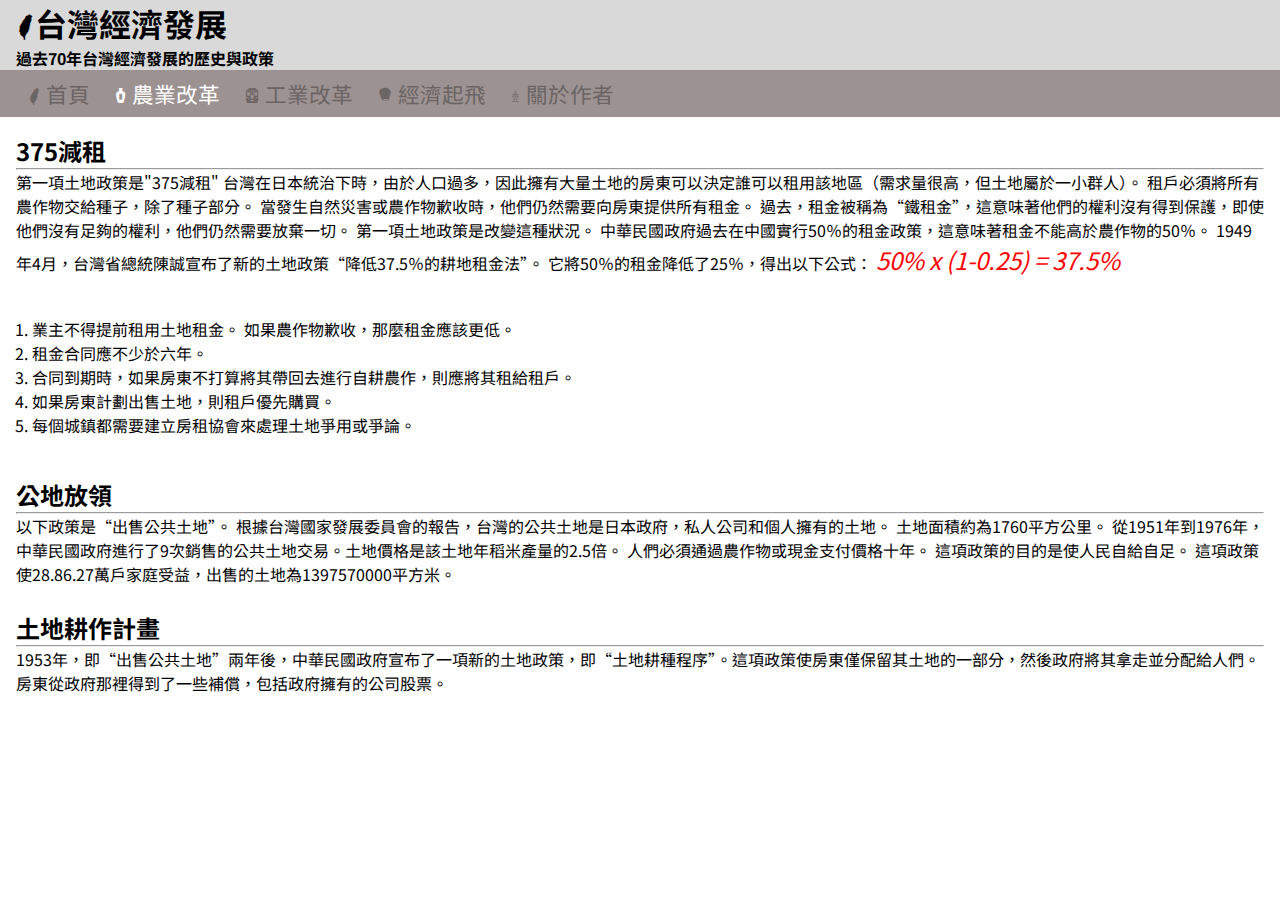
<file: 台灣經濟發展/two.html>
<!DOCTYPE html>
<html lang="zh-Hant">
  <head>
    <meta charset="UTF-8" />
    <meta http-equiv="X-UA-Compatible" content="IE=edge" />
    <meta name="viewport" content="width=device-width, initial-scale=1.0" />
    <title>農業改革</title>
    <!--設定網頁logo -->
    <link rel="shortcut icon" href="./taiwanIcon.png" />
    <link rel="bookmark" href="./taiwanIcon.png" />
    <!--設定css-->
    <style>
      @import url("https://fonts.googleapis.com/css2?family=Noto+Sans+TC&display=swap");
    </style>
    <link rel="stylesheet" href="./style.css" />
    <link rel="stylesheet" href="./twicon/twicon.css" />
  </head>
  <body>
    <header>
      <h1><i class="twicon-main-island"></i>台灣經濟發展</h1>
      <h4>過去70年台灣經濟發展的歷史與政策</h4>
    </header>
    <nav>
      <ul>
        <li>
          <a href="./index.html"><i class="twicon-main-island"></i> 首頁</a>
        </li>
        <li>
          <a class="in" href="#"><i class="twicon-jug"></i> 農業改革</a>
        </li>
        <li>
          <a href="./three.html"><i class="twicon-taiwan-rw"></i> 工業改革</a>
        </li>
        <li>
          <a href="./four.html"><i class="twicon-sky-lantern"></i> 經濟起飛</a>
        </li>
        <li>
          <a href="./five.html"><i class="twicon-red-man"></i> 關於作者</a>
        </li>
      </ul>
    </nav>
    <main>
      <section class="two">
        <h2>375減租</h2>
        <hr />
        <p>
          第一項土地政策是"375減租"
          台灣在日本統治下時，由於人口過多，因此擁有大量土地的房東可以決定誰可以租用該地區（需求量很高，但土地屬於一小群人）。
          租戶必須將所有農作物交給種子，除了種子部分。
          當發生自然災害或農作物歉收時，他們仍然需要向房東提供所有租金。
          過去，租金被稱為“鐵租金”，這意味著他們的權利沒有得到保護，即使他們沒有足夠的權利，他們仍然需要放棄一切。
          第一項土地政策是改變這種狀況。
          中華民國政府過去在中國實行50％的租金政策，這意味著租金不能高於農作物的50％。
          1949年4月，台灣省總統陳誠宣布了新的土地政策“降低37.5％的耕地租金法”。
          它將50％的租金降低了25％，得出以下公式：
          <em>50% x (1-0.25) = 37.5%</em>
        </p>
        <br />
        <ol>
          <li>業主不得提前租用土地租金。 如果農作物歉收，那麼租金應該更低。</li>
          <li>租金合同應不少於六年。</li>
          <li>
            合同到期時，如果房東不打算將其帶回去進行自耕農作，則應將其租給租戶。
          </li>
          <li>如果房東計劃出售土地，則租戶優先購買。</li>
          <li>每個城鎮都需要建立房租協會來處理土地爭用或爭論。</li>
        </ol>
        <br />
        <h2>公地放領</h2>
        <hr />
        <p>
          以下政策是“出售公共土地”。
          根據台灣國家發展委員會的報告，台灣的公共土地是日本政府，私人公司和個人擁有的土地。
          土地面積約為1760平方公里。
          從1951年到1976年，中華民國政府進行了9次銷售的公共土地交易。土地價格是該土地年稻米產量的2.5倍。
          人們必須通過農作物或現金支付價格十年。
          這項政策的目的是使人民自給自足。
          這項政策使28.86.27萬戶家庭受益，出售的土地為1397570000平方米。
        </p>
        <br />
        <h2>土地耕作計畫</h2>
        <hr />
        <p>
          1953年，即“出售公共土地”兩年後，中華民國政府宣布了一項新的土地政策，即“土地耕種程序”。這項政策使房東僅保留其土地的一部分，然後政府將其拿走並分配給人們。房東從政府那裡得到了一些補償，包括政府擁有的公司股票。
        </p>
      </section>
    </main>
  </body>
</html>
</file>
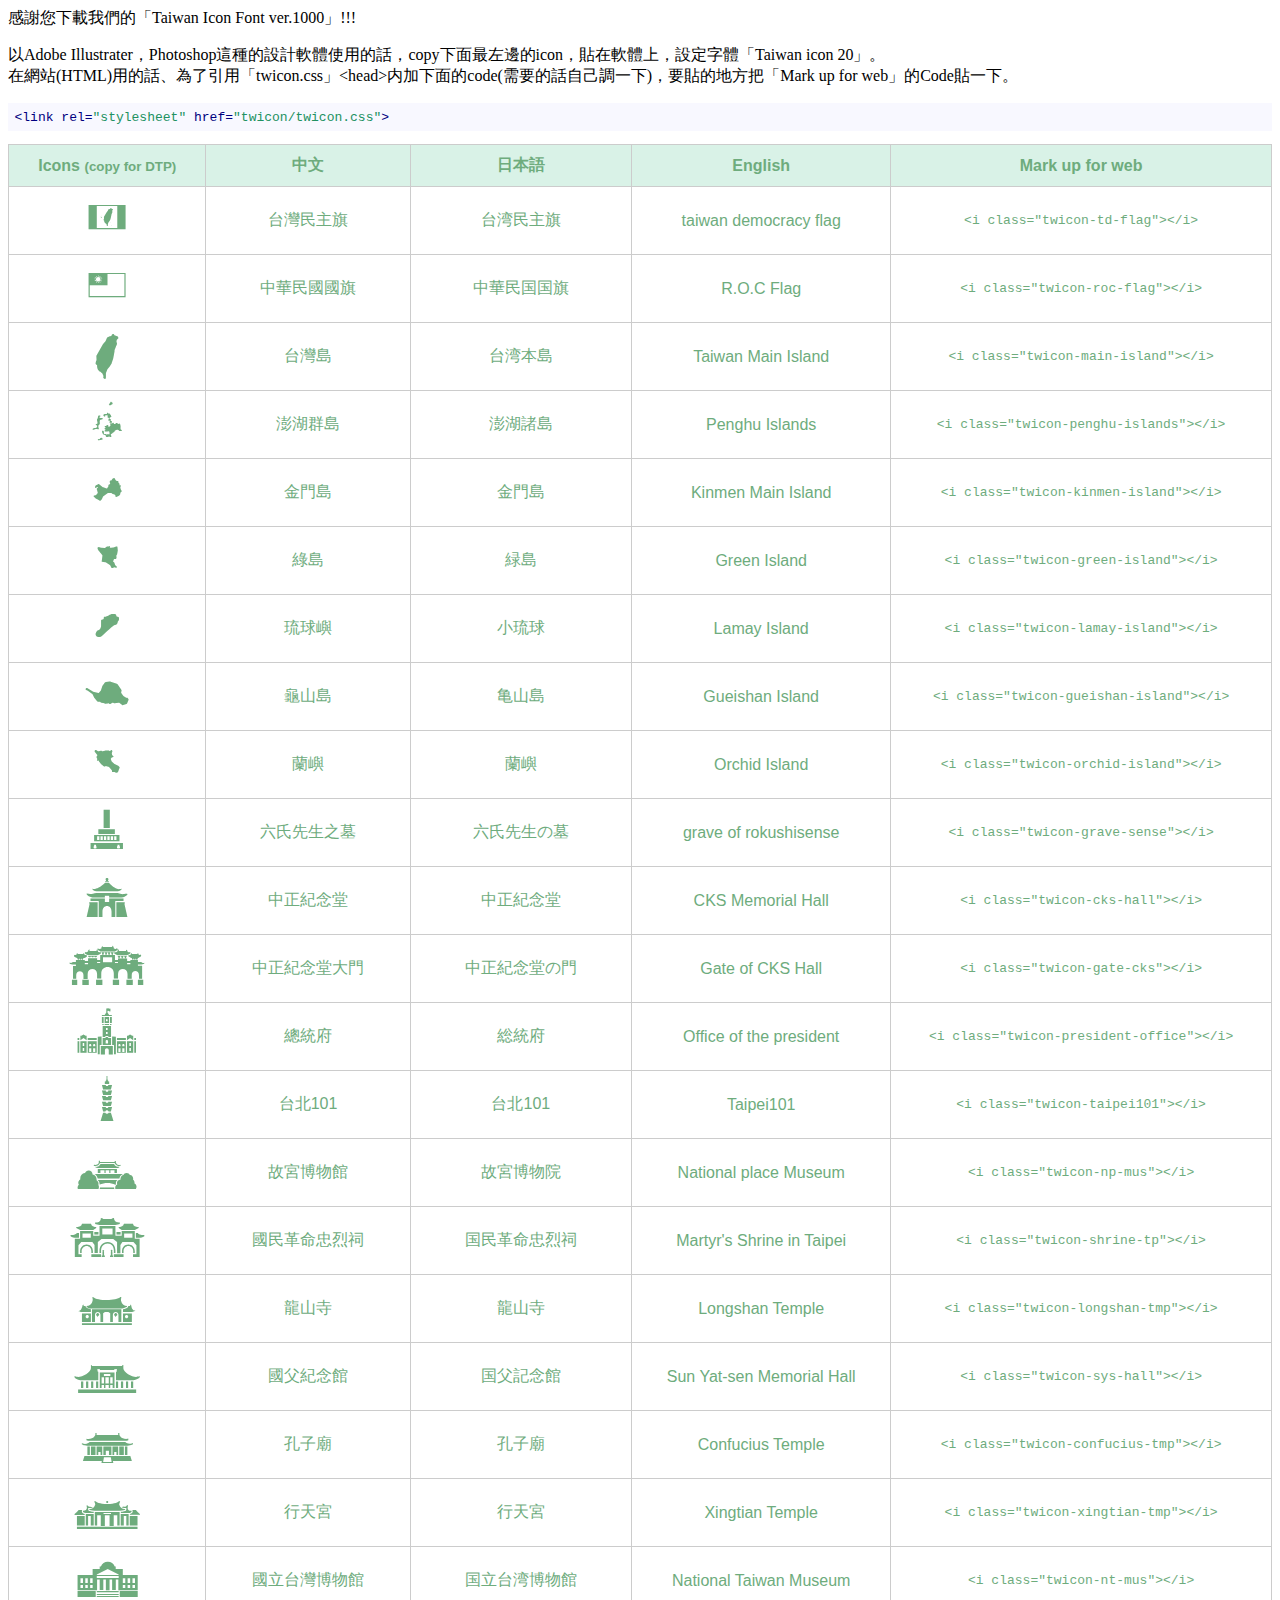
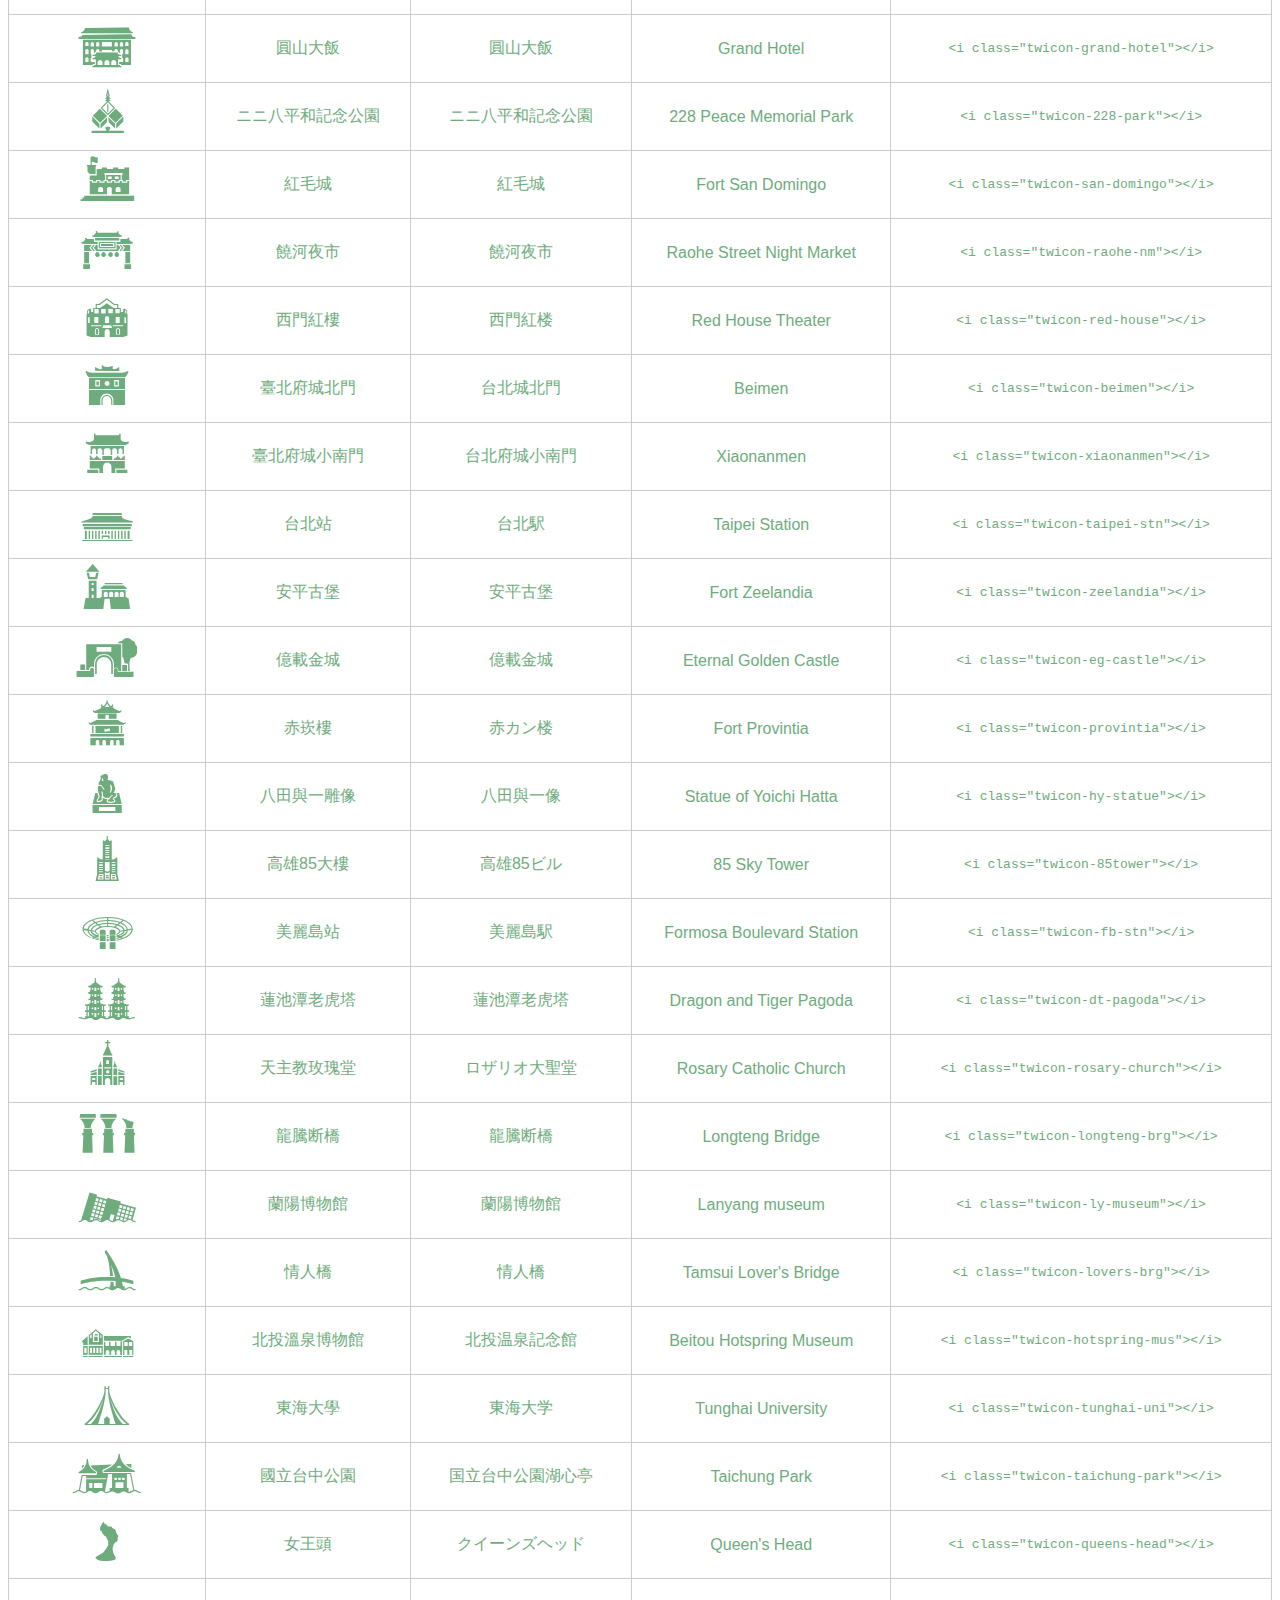
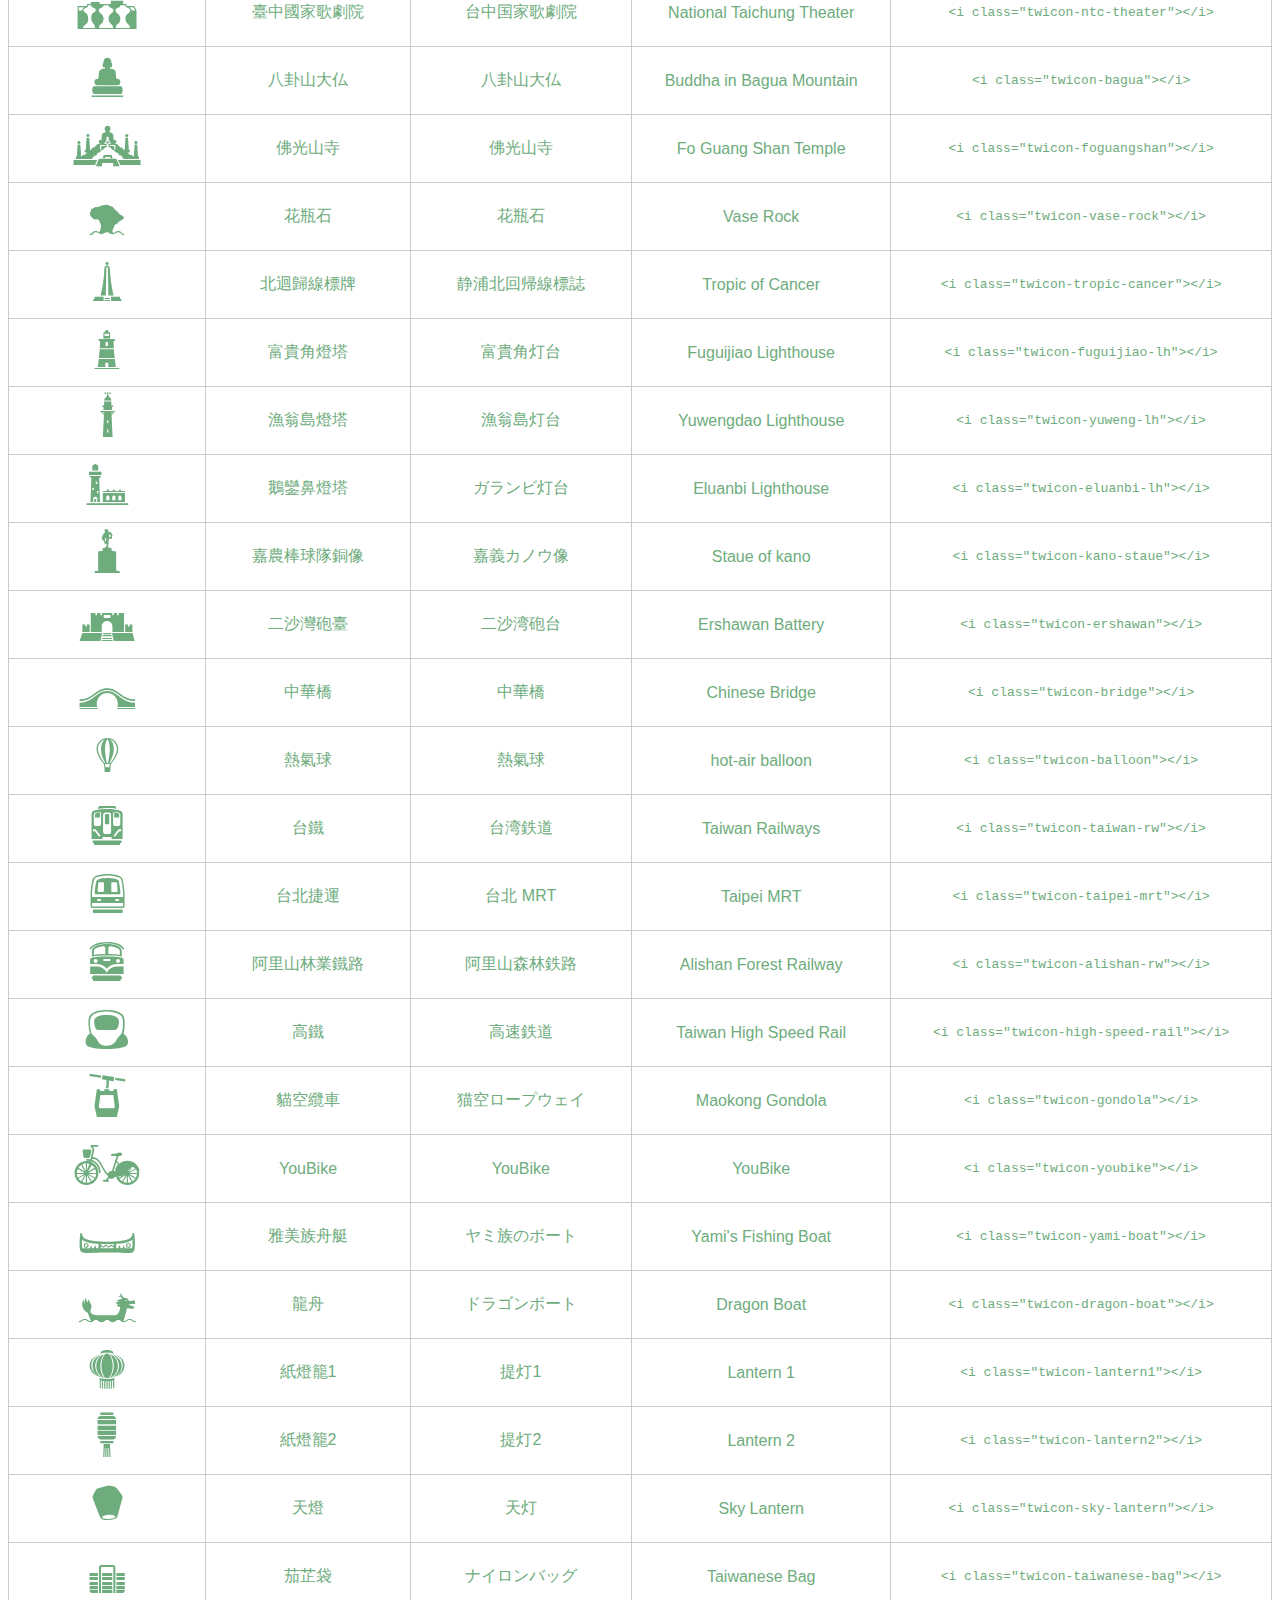
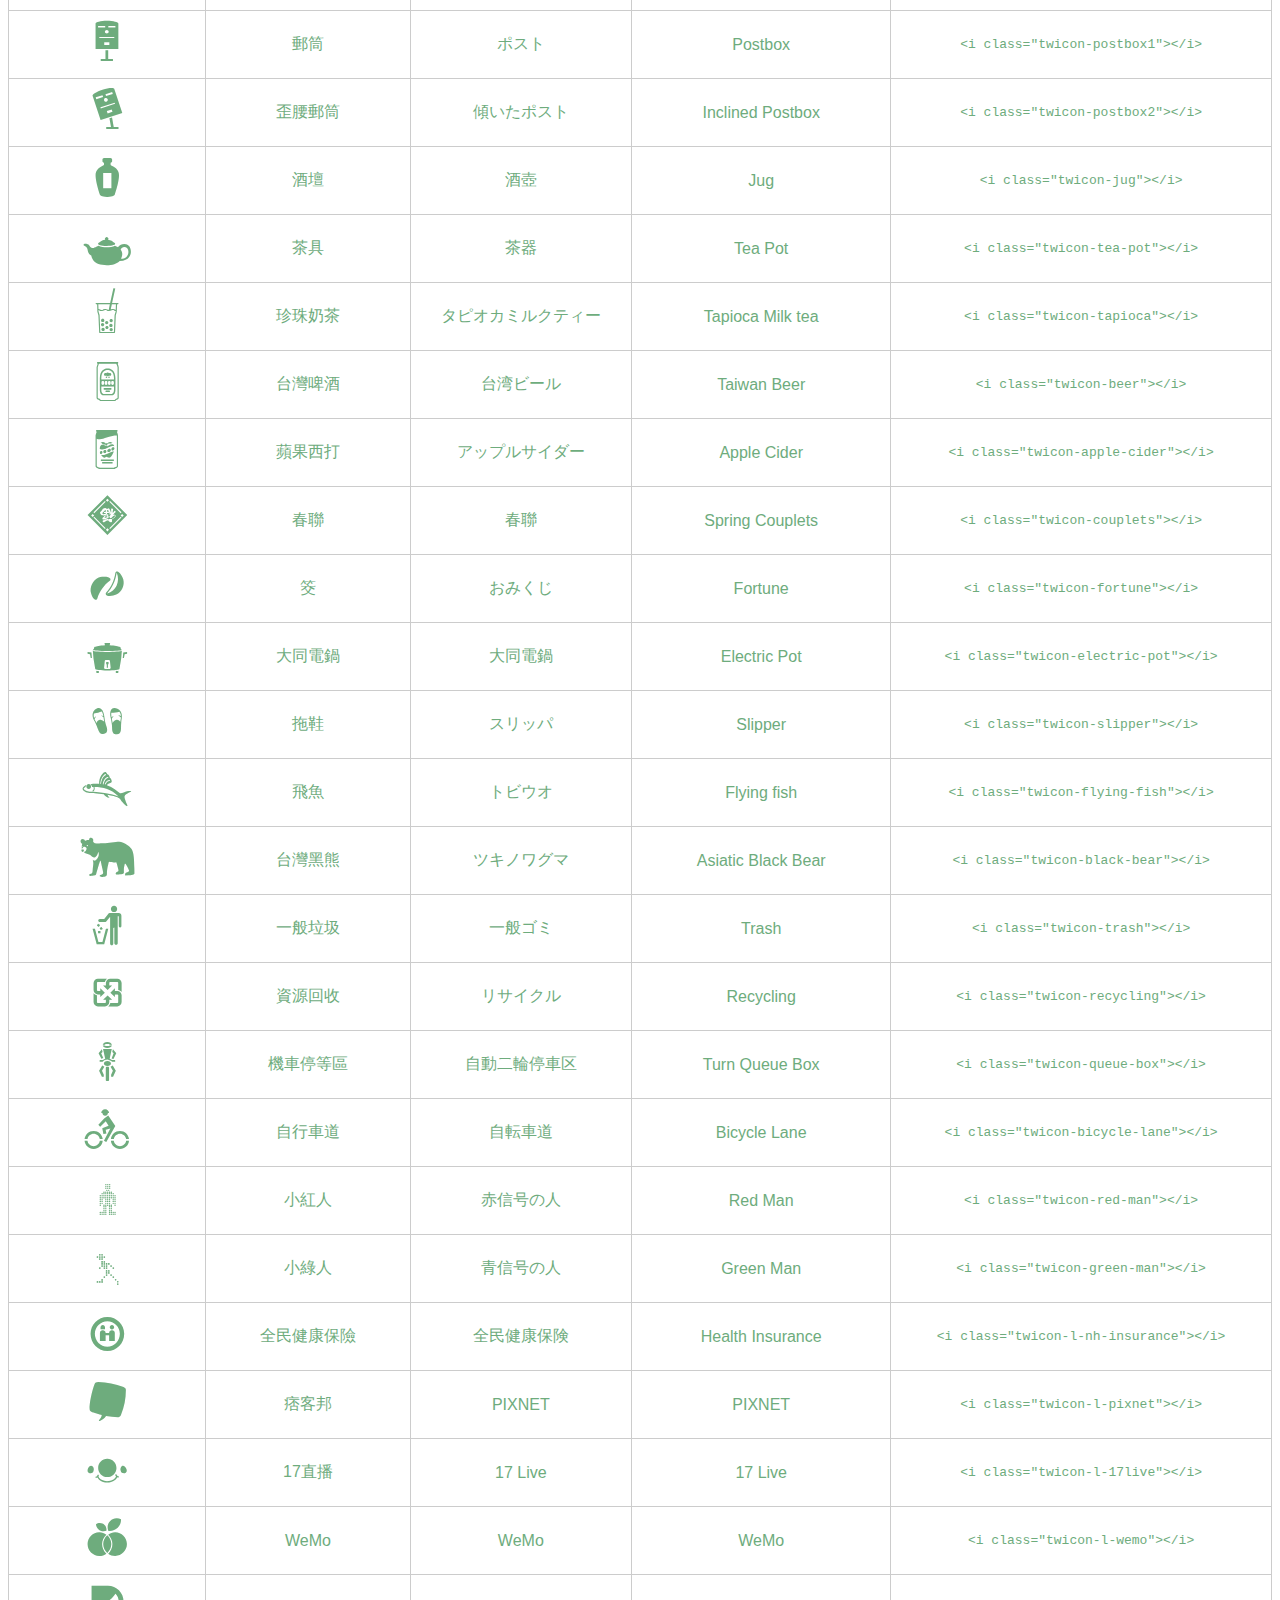
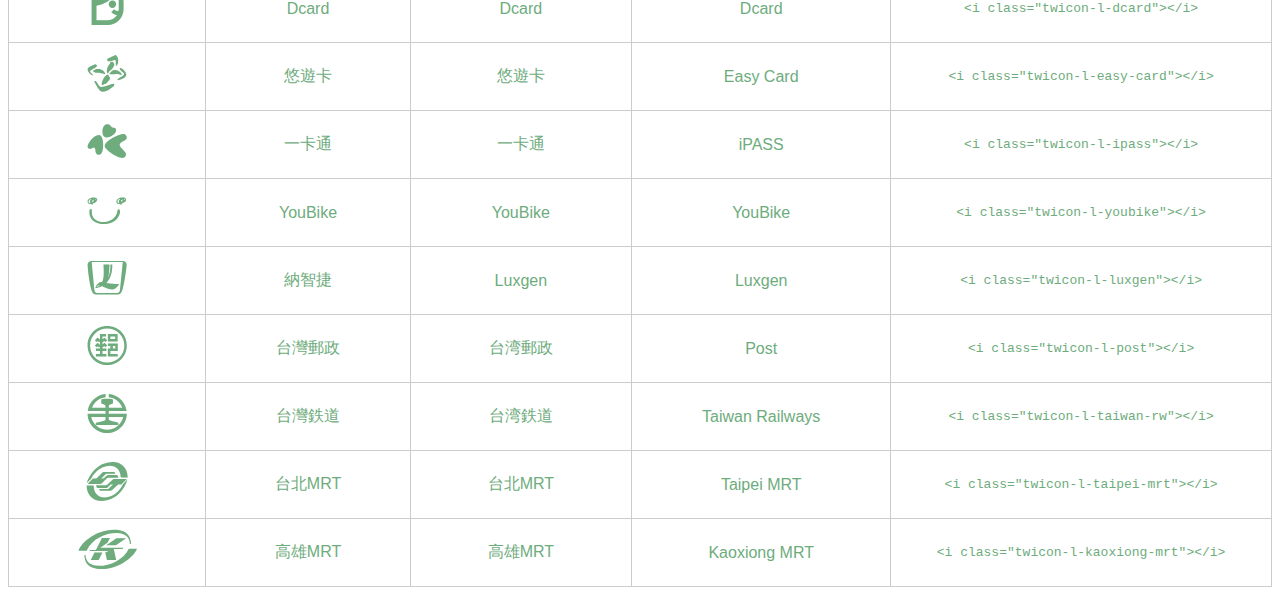
<file: 台灣經濟發展/twicon/List.html>
<head>
 <title>一覽表|一覧表|List</title>
 <style type="text/css">
  table{
    width: 100%;
    border-collapse: collapse;
    border-spacing: 0;
    color:#6EAC7D;
    font-family: sans-serif ;
  }

  table th{
    padding: 10px 20px;
    text-align: center;
    border: 1px solid #ccc;
    background-color: #D9F2E7
  }

  table td{
    padding: 0px 20px;
    text-align: center;
    border: 1px solid #ccc;
  }

  table td.icon {
    font-family: "twicon" ;
    font-size: 3.5em ;
    border: 1px solid #ccc;
  }

  table tr:hover{
    background-color: #4A7756;
    color:#fff;
  }

  @font-face {
   font-family: 'twicon';
   src: url('twicon.woff') ;
   src: url('twicon.woff2') ;
  }
 </style>
</head>
<body>
 <p>
   感謝您下載我們的「Taiwan Icon Font ver.1000」!!!
 </p>
 <p>
   以Adobe Illustrater，Photoshop這種的設計軟體使用的話，copy下面最左邊的icon，貼在軟體上，設定字體「Taiwan icon 20」。
  <br>在網站(HTML)用的話、為了引用「twicon.css」&lt;head&gt;内加下面的code(需要的話自己調一下)，要貼的地方把「Mark up for web」的Code貼一下。
  <pre style="display:block;overflow-x:auto;padding:0.5em;color:#000;background:#f8f8ff"><code><span style="color:#000080;font-weight:normal">&lt;<span style="color:#000080;font-weight:normal">link</span> <span class="hljs-attr">rel</span>=<span style="color:#219161">&quot;stylesheet&quot;</span> <span class="hljs-attr">href</span>=<span style="color:#219161">&quot;twicon/twicon.css&quot;</span>&gt;</span></code></pre>

 <table>
  <tr>
    <th>Icons <small>(copy for DTP)</small></th>
    <th>中文</th>
    <th>日本語</th>
    <th>English</th>
    <th>Mark up for web</th>
  </tr>
  <tr>
    <td class="icon">ꀀ</td>
    <td>台灣民主旗</td>
    <td>台湾民主旗</td>
    <td>taiwan democracy flag</td>
    <td><code>&lt;i class="twicon-td-flag"&gt;&lt;/i&gt;</code></td>
  </tr>
  <tr>
    <td class="icon">ꀁ</td>
    <td>中華民國國旗</td>
    <td>中華民国国旗</td>
    <td>R.O.C Flag</td>
    <td><code>&lt;i class="twicon-roc-flag"&gt;&lt;/i&gt;</code></td>
  </tr>
  <tr>
    <td class="icon">ꀂ</td>
    <td>台灣島</td>
    <td>台湾本島</td>
    <td>Taiwan Main Island</td>
    <td><code>&lt;i class="twicon-main-island"&gt;&lt;/i&gt;</code></td>
  </tr>
  <tr>
    <td class="icon">ꀃ</td>
    <td>澎湖群島</td>
    <td>澎湖諸島</td>
    <td>Penghu Islands</td>
    <td><code>&lt;i class="twicon-penghu-islands"&gt;&lt;/i&gt;</code></td>
  </tr>
  <tr>
    <td class="icon">ꀄ</td>
    <td>金門島</td>
    <td>金門島</td>
    <td>Kinmen Main Island</td>
    <td><code>&lt;i class="twicon-kinmen-island"&gt;&lt;/i&gt;</code></td>
  </tr>
  <tr>
    <td class="icon">ꀅ</td>
    <td>綠島</td>
    <td>緑島</td>
    <td>Green Island</td>
    <td><code>&lt;i class="twicon-green-island"&gt;&lt;/i&gt;</code></td>
  </tr>
  <tr>
    <td class="icon">ꀆ</td>
    <td>琉球嶼</td>
    <td>小琉球</td>
    <td>Lamay Island</td>
    <td><code>&lt;i class="twicon-lamay-island"&gt;&lt;/i&gt;</code></td>
  </tr>
  <tr>
    <td class="icon">ꀇ</td>
    <td>龜山島</td>
    <td>亀山島</td>
    <td>Gueishan Island</td>
    <td><code>&lt;i class="twicon-gueishan-island"&gt;&lt;/i&gt;</code></td>
  </tr>
  <tr>
    <td class="icon">ꀈ</td>
    <td>蘭嶼</td>
    <td>蘭嶼</td>
    <td>Orchid Island</td>
    <td><code>&lt;i class="twicon-orchid-island"&gt;&lt;/i&gt;</code></td>
  </tr>
  <tr>
    <td class="icon">ꀉ</td>
    <td>六氏先生之墓</td>
    <td>六氏先生の墓</td>
    <td>grave of rokushisense</td>
    <td><code>&lt;i class="twicon-grave-sense"&gt;&lt;/i&gt;</code></td>
  </tr>
  <tr>
    <td class="icon">ꀊ</td>
    <td>中正紀念堂</td>
    <td>中正紀念堂</td>
    <td>CKS Memorial Hall</td>
    <td><code>&lt;i class="twicon-cks-hall"&gt;&lt;/i&gt;</code></td>
  </tr>
  <tr>
    <td class="icon">ꀋ</td>
    <td>中正紀念堂大門</td>
    <td>中正紀念堂の門</td>
    <td>Gate of CKS Hall</td>
    <td><code>&lt;i class="twicon-gate-cks"&gt;&lt;/i&gt;</code></td>
  </tr>
  <tr>
    <td class="icon">ꀌ</td>
    <td>總統府</td>
    <td>総統府</td>
    <td>Office of the president</td>
    <td><code>&lt;i class="twicon-president-office"&gt;&lt;/i&gt;</code></td>
  </tr>
  <tr>
    <td class="icon">ꀍ</td>
    <td>台北101</td>
    <td>台北101</td>
    <td>Taipei101</td>
    <td><code>&lt;i class="twicon-taipei101"&gt;&lt;/i&gt;</code></td>
  </tr>
  <tr>
    <td class="icon">ꀎ</td>
    <td>故宮博物館</td>
    <td>故宮博物院</td>
    <td>National place Museum</td>
    <td><code>&lt;i class="twicon-np-mus"&gt;&lt;/i&gt;</code></td>
  </tr>
  <tr>
    <td class="icon">ꀏ</td>
    <td>國民革命忠烈祠</td>
    <td>国民革命忠烈祠</td>
    <td>Martyr's Shrine in Taipei</td>
    <td><code>&lt;i class="twicon-shrine-tp"&gt;&lt;/i&gt;</code></td>
  </tr>
  <tr>
    <td class="icon">ꀐ</td>
    <td>龍山寺</td>
    <td>龍山寺</td>
    <td>Longshan Temple</td>
    <td><code>&lt;i class="twicon-longshan-tmp"&gt;&lt;/i&gt;</code></td>
  </tr>
  <tr>
    <td class="icon">ꀑ</td>
    <td>國父紀念館</td>
    <td>国父記念館</td>
    <td>Sun Yat-sen Memorial Hall</td>
    <td><code>&lt;i class="twicon-sys-hall"&gt;&lt;/i&gt;</code></td>
  </tr>
  <tr>
    <td class="icon">ꀒ</td>
    <td>孔子廟</td>
    <td>孔子廟</td>
    <td>Confucius Temple</td>
    <td><code>&lt;i class="twicon-confucius-tmp"&gt;&lt;/i&gt;</code></td>
  </tr>
  <tr>
    <td class="icon">ꀓ</td>
    <td>行天宮</td>
    <td>行天宮</td>
    <td>Xingtian Temple</td>
    <td><code>&lt;i class="twicon-xingtian-tmp"&gt;&lt;/i&gt;</code></td>
  </tr>
  <tr>
    <td class="icon">ꀔ</td>
    <td>國立台灣博物館</td>
    <td>国立台湾博物館</td>
    <td>National Taiwan Museum</td>
    <td><code>&lt;i class="twicon-nt-mus"&gt;&lt;/i&gt;</code></td>
  </tr>
  <tr>
    <td class="icon">ꀕ</td>
    <td>圓山大飯</td>
    <td>圓山大飯</td>
    <td>Grand Hotel</td>
    <td><code>&lt;i class="twicon-grand-hotel"&gt;&lt;/i&gt;</code></td>
  </tr>
  <tr>
    <td class="icon">ꀖ</td>
    <td>ニニ八平和記念公園</td>
    <td>ニニ八平和記念公園</td>
    <td>228 Peace Memorial Park</td>
    <td><code>&lt;i class="twicon-228-park"&gt;&lt;/i&gt;</code></td>
  </tr>
  <tr>
    <td class="icon">ꀗ</td>
    <td>紅毛城</td>
    <td>紅毛城</td>
    <td>Fort San Domingo</td>
    <td><code>&lt;i class="twicon-san-domingo"&gt;&lt;/i&gt;</code></td>
  </tr>
  <tr>
    <td class="icon">ꀘ</td>
    <td>饒河夜市</td>
    <td>饒河夜市</td>
    <td>Raohe Street Night Market</td>
    <td><code>&lt;i class="twicon-raohe-nm"&gt;&lt;/i&gt;</code></td>
  </tr>
  <tr>
    <td class="icon">ꀙ</td>
    <td>西門紅樓</td>
    <td>西門紅楼</td>
    <td>Red House Theater</td>
    <td><code>&lt;i class="twicon-red-house"&gt;&lt;/i&gt;</code></td>
  </tr>
  <tr>
    <td class="icon">ꀚ</td>
    <td>臺北府城北門</td>
    <td>台北城北門</td>
    <td>Beimen</td>
    <td><code>&lt;i class="twicon-beimen"&gt;&lt;/i&gt;</code></td>
  </tr>
  <tr>
    <td class="icon">ꀛ</td>
    <td>臺北府城小南門</td>
    <td>台北府城小南門</td>
    <td>Xiaonanmen</td>
    <td><code>&lt;i class="twicon-xiaonanmen"&gt;&lt;/i&gt;</code></td>
  </tr>
  <tr>
    <td class="icon">ꀜ</td>
    <td>台北站</td>
    <td>台北駅</td>
    <td>Taipei Station</td>
    <td><code>&lt;i class="twicon-taipei-stn"&gt;&lt;/i&gt;</code></td>
  </tr>
  <tr>
    <td class="icon">ꀝ</td>
    <td>安平古堡</td>
    <td>安平古堡</td>
    <td>Fort Zeelandia</td>
    <td><code>&lt;i class="twicon-zeelandia"&gt;&lt;/i&gt;</code></td>
  </tr>
  <tr>
    <td class="icon">ꀞ</td>
    <td>億載金城</td>
    <td>億載金城</td>
    <td>Eternal Golden Castle</td>
    <td><code>&lt;i class="twicon-eg-castle"&gt;&lt;/i&gt;</code></td>
  </tr>
  <tr>
    <td class="icon">ꀟ</td>
    <td>赤崁樓</td>
    <td>赤カン楼</td>
    <td>Fort Provintia</td>
    <td><code>&lt;i class="twicon-provintia"&gt;&lt;/i&gt;</code></td>
  </tr>
  <tr>
    <td class="icon">ꀠ</td>
    <td>八田與一雕像</td>
    <td>八田與一像</td>
    <td>Statue of Yoichi Hatta</td>
    <td><code>&lt;i class="twicon-hy-statue"&gt;&lt;/i&gt;</code></td>
  </tr>
  <tr>
    <td class="icon">ꀡ</td>
    <td>高雄85大樓</td>
    <td>高雄85ビル</td>
    <td>85 Sky Tower</td>
    <td><code>&lt;i class="twicon-85tower"&gt;&lt;/i&gt;</code></td>
  </tr>
  <tr>
    <td class="icon">ꀢ</td>
    <td>美麗島站</td>
    <td>美麗島駅</td>
    <td>Formosa Boulevard Station</td>
    <td><code>&lt;i class="twicon-fb-stn"&gt;&lt;/i&gt;</code></td>
  </tr>
  <tr>
    <td class="icon">ꀣ</td>
    <td>蓮池潭老虎塔</td>
    <td>蓮池潭老虎塔</td>
    <td>Dragon and Tiger Pagoda</td>
    <td><code>&lt;i class="twicon-dt-pagoda"&gt;&lt;/i&gt;</code></td>
  </tr>
  <tr>
    <td class="icon">ꀤ</td>
    <td>天主教玫瑰堂</td>
    <td>ロザリオ大聖堂</td>
    <td>Rosary Catholic Church</td>
    <td><code>&lt;i class="twicon-rosary-church"&gt;&lt;/i&gt;</code></td>
  </tr>
  <tr>
    <td class="icon">ꀥ</td>
    <td>龍騰断橋</td>
    <td>龍騰断橋</td>
    <td>Longteng Bridge</td>
    <td><code>&lt;i class="twicon-longteng-brg"&gt;&lt;/i&gt;</code></td>
  </tr>
  <tr>
    <td class="icon">ꀦ</td>
    <td>蘭陽博物館</td>
    <td>蘭陽博物館</td>
    <td>Lanyang museum</td>
    <td><code>&lt;i class="twicon-ly-museum"&gt;&lt;/i&gt;</code></td>
  </tr>
  <tr>
    <td class="icon">ꀧ</td>
    <td>情人橋</td>
    <td>情人橋</td>
    <td>Tamsui Lover's Bridge</td>
    <td><code>&lt;i class="twicon-lovers-brg"&gt;&lt;/i&gt;</code></td>
  </tr>
  <tr>
    <td class="icon">ꀨ</td>
    <td>北投溫泉博物館</td>
    <td>北投温泉記念館</td>
    <td>Beitou Hotspring Museum</td>
    <td><code>&lt;i class="twicon-hotspring-mus"&gt;&lt;/i&gt;</code></td>
  </tr>
  <tr>
    <td class="icon">ꀩ</td>
    <td>東海大學</td>
    <td>東海大学</td>
    <td>Tunghai University</td>
    <td><code>&lt;i class="twicon-tunghai-uni"&gt;&lt;/i&gt;</code></td>
  </tr>
  <tr>
    <td class="icon">ꀪ</td>
    <td>國立台中公園</td>
    <td>国立台中公園湖心亭</td>
    <td>Taichung Park</td>
    <td><code>&lt;i class="twicon-taichung-park"&gt;&lt;/i&gt;</code></td>
  </tr>
  <tr>
    <td class="icon">ꀫ</td>
    <td>女王頭</td>
    <td>クイーンズヘッド</td>
    <td>Queen's Head</td>
    <td><code>&lt;i class="twicon-queens-head"&gt;&lt;/i&gt;</code></td>
  </tr>
  <tr>
    <td class="icon">ꀬ</td>
    <td>臺中國家歌劇院</td>
    <td>台中国家歌劇院</td>
    <td>National Taichung Theater</td>
    <td><code>&lt;i class="twicon-ntc-theater"&gt;&lt;/i&gt;</code></td>
  </tr>
  <tr>
    <td class="icon">ꀭ</td>
    <td>八卦山大仏</td>
    <td>八卦山大仏</td>
    <td>Buddha in Bagua Mountain</td>
    <td><code>&lt;i class="twicon-bagua"&gt;&lt;/i&gt;</code></td>
  </tr>
  <tr>
    <td class="icon">ꀮ</td>
    <td>佛光山寺</td>
    <td>佛光山寺</td>
    <td>Fo Guang Shan Temple</td>
    <td><code>&lt;i class="twicon-foguangshan"&gt;&lt;/i&gt;</code></td>
  </tr>
  <tr>
    <td class="icon">ꀯ</td>
    <td>花瓶石</td>
    <td>花瓶石</td>
    <td>Vase Rock</td>
    <td><code>&lt;i class="twicon-vase-rock"&gt;&lt;/i&gt;</code></td>
  </tr>
  <tr>
    <td class="icon">ꀰ</td>
    <td>北迴歸線標牌</td>
    <td>静浦北回帰線標誌</td>
    <td>Tropic of Cancer</td>
    <td><code>&lt;i class="twicon-tropic-cancer"&gt;&lt;/i&gt;</code></td>
  </tr>
  <tr>
    <td class="icon">ꀱ</td>
    <td>富貴角燈塔</td>
    <td>富貴角灯台</td>
    <td>Fuguijiao Lighthouse</td>
    <td><code>&lt;i class="twicon-fuguijiao-lh"&gt;&lt;/i&gt;</code></td>
  </tr>
  <tr>
    <td class="icon">ꀲ</td>
    <td>漁翁島燈塔</td>
    <td>漁翁島灯台</td>
    <td>Yuwengdao Lighthouse</td>
    <td><code>&lt;i class="twicon-yuweng-lh"&gt;&lt;/i&gt;</code></td>
  </tr>
  <tr>
    <td class="icon">ꀳ</td>
    <td>鵝鑾鼻燈塔</td>
    <td>ガランビ灯台</td>
    <td>Eluanbi Lighthouse</td>
    <td><code>&lt;i class="twicon-eluanbi-lh"&gt;&lt;/i&gt;</code></td>
  </tr>
  <tr>
    <td class="icon">ꀴ</td>
    <td>嘉農棒球隊銅像</td>
    <td>嘉義カノウ像</td>
    <td>Staue of kano</td>
    <td><code>&lt;i class="twicon-kano-staue"&gt;&lt;/i&gt;</code></td>
  </tr>
  <tr>
    <td class="icon">ꀵ</td>
    <td>二沙灣砲臺</td>
    <td>二沙湾砲台</td>
    <td>Ershawan Battery</td>
    <td><code>&lt;i class="twicon-ershawan"&gt;&lt;/i&gt;</code></td>
  </tr>
  <tr>
    <td class="icon">ꀶ</td>
    <td>中華橋</td>
    <td>中華橋</td>
    <td>Chinese Bridge</td>
    <td><code>&lt;i class="twicon-bridge"&gt;&lt;/i&gt;</code></td>
  </tr>
  <tr>
    <td class="icon">ꀷ</td>
    <td>熱氣球</td>
    <td>熱氣球</td>
    <td>hot‐air balloon</td>
    <td><code>&lt;i class="twicon-balloon"&gt;&lt;/i&gt;</code></td>
  </tr>
  <tr>
    <td class="icon">ꀸ</td>
    <td>台鐵</td>
    <td>台湾鉄道</td>
    <td>Taiwan Railways</td>
    <td><code>&lt;i class="twicon-taiwan-rw"&gt;&lt;/i&gt;</code></td>
  </tr>
  <tr>
    <td class="icon">ꀹ</td>
    <td>台北捷運</td>
    <td>台北 MRT</td>
    <td>Taipei MRT</td>
    <td><code>&lt;i class="twicon-taipei-mrt"&gt;&lt;/i&gt;</code></td>
  </tr>
  <tr>
    <td class="icon">ꀺ</td>
    <td>阿里山林業鐵路</td>
    <td>阿里山森林鉄路</td>
    <td>Alishan Forest Railway</td>
    <td><code>&lt;i class="twicon-alishan-rw"&gt;&lt;/i&gt;</code></td>
  </tr>
  <tr>
    <td class="icon">ꀻ</td>
    <td>高鐵</td>
    <td>高速鉄道</td>
    <td>Taiwan High Speed Rail</td>
    <td><code>&lt;i class="twicon-high-speed-rail"&gt;&lt;/i&gt;</code></td>
  </tr>
  <tr>
    <td class="icon">ꀼ</td>
    <td>貓空纜車</td>
    <td>猫空ロープウェイ</td>
    <td>Maokong Gondola</td>
    <td><code>&lt;i class="twicon-gondola"&gt;&lt;/i&gt;</code></td>
  </tr>
  <tr>
    <td class="icon">ꀽ</td>
    <td>YouBike</td>
    <td>YouBike</td>
    <td>YouBike</td>
    <td><code>&lt;i class="twicon-youbike"&gt;&lt;/i&gt;</code></td>
  </tr>
  <tr>
    <td class="icon">ꀾ</td>
    <td>雅美族舟艇</td>
    <td>ヤミ族のボート</td>
    <td>Yami's Fishing Boat</td>
    <td><code>&lt;i class="twicon-yami-boat"&gt;&lt;/i&gt;</code></td>
  </tr>
  <tr>
    <td class="icon">ꀿ</td>
    <td>龍舟</td>
    <td>ドラゴンボート</td>
    <td>Dragon Boat</td>
    <td><code>&lt;i class="twicon-dragon-boat"&gt;&lt;/i&gt;</code></td>
  </tr>
  <tr>
    <td class="icon">ꁀ</td>
    <td>紙燈籠1</td>
    <td>提灯1</td>
    <td>Lantern 1</td>
    <td><code>&lt;i class="twicon-lantern1"&gt;&lt;/i&gt;</code></td>
  </tr>
  <tr>
    <td class="icon">ꁁ</td>
    <td>紙燈籠2</td>
    <td>提灯2</td>
    <td>Lantern 2</td>
    <td><code>&lt;i class="twicon-lantern2"&gt;&lt;/i&gt;</code></td>
  </tr>
  <tr>
    <td class="icon">ꁂ</td>
    <td>天燈</td>
    <td>天灯</td>
    <td>Sky Lantern</td>
    <td><code>&lt;i class="twicon-sky-lantern"&gt;&lt;/i&gt;</code></td>
  </tr>
  <tr>
    <td class="icon">ꁃ</td>
    <td>茄芷袋</td>
    <td>ナイロンバッグ</td>
    <td>Taiwanese Bag</td>
    <td><code>&lt;i class="twicon-taiwanese-bag"&gt;&lt;/i&gt;</code></td>
  </tr>
  <tr>
    <td class="icon">ꁄ</td>
    <td>郵筒</td>
    <td>ポスト</td>
    <td>Postbox</td>
    <td><code>&lt;i class="twicon-postbox1"&gt;&lt;/i&gt;</code></td>
  </tr>
  <tr>
    <td class="icon">ꁅ</td>
    <td>歪腰郵筒</td>
    <td>傾いたポスト</td>
    <td>Inclined Postbox</td>
    <td><code>&lt;i class="twicon-postbox2"&gt;&lt;/i&gt;</code></td>
  </tr>
  <tr>
    <td class="icon">ꁆ</td>
    <td>酒壇</td>
    <td>酒壺</td>
    <td>Jug</td>
    <td><code>&lt;i class="twicon-jug"&gt;&lt;/i&gt;</code></td>
  </tr>
  <tr>
    <td class="icon">ꁇ</td>
    <td>茶具</td>
    <td>茶器</td>
    <td>Tea Pot</td>
    <td><code>&lt;i class="twicon-tea-pot"&gt;&lt;/i&gt;</code></td>
  </tr>
  <tr>
    <td class="icon">ꁈ</td>
    <td>珍珠奶茶</td>
    <td>タピオカミルクティー</td>
    <td>Tapioca Milk tea</td>
    <td><code>&lt;i class="twicon-tapioca"&gt;&lt;/i&gt;</code></td>
  </tr>
  <tr>
    <td class="icon">ꁉ</td>
    <td>台灣啤酒</td>
    <td>台湾ビール</td>
    <td>Taiwan Beer</td>
    <td><code>&lt;i class="twicon-beer"&gt;&lt;/i&gt;</code></td>
  </tr>
  <tr>
    <td class="icon">ꁊ</td>
    <td>蘋果西打</td>
    <td>アップルサイダー</td>
    <td>Apple Cider</td>
    <td><code>&lt;i class="twicon-apple-cider"&gt;&lt;/i&gt;</code></td>
  </tr>
  <tr>
    <td class="icon">ꁋ</td>
    <td>春聯</td>
    <td>春聯</td>
    <td>Spring Couplets</td>
    <td><code>&lt;i class="twicon-couplets"&gt;&lt;/i&gt;</code></td>
  </tr>
  <tr>
    <td class="icon">ꁌ</td>
    <td>筊</td>
    <td>おみくじ</td>
    <td>Fortune</td>
    <td><code>&lt;i class="twicon-fortune"&gt;&lt;/i&gt;</code></td>
  </tr>
  <tr>
    <td class="icon">ꁍ</td>
    <td>大同電鍋</td>
    <td>大同電鍋</td>
    <td>Electric Pot</td>
    <td><code>&lt;i class="twicon-electric-pot"&gt;&lt;/i&gt;</code></td>
  </tr>
  <tr>
    <td class="icon">ꁎ</td>
    <td>拖鞋</td>
    <td>スリッパ</td>
    <td>Slipper</td>
    <td><code>&lt;i class="twicon-slipper"&gt;&lt;/i&gt;</code></td>
  </tr>
  <tr>
    <td class="icon">ꁏ</td>
    <td>飛魚</td>
    <td>トビウオ</td>
    <td>Flying fish</td>
    <td><code>&lt;i class="twicon-flying-fish"&gt;&lt;/i&gt;</code></td>
  </tr>
  <tr>
    <td class="icon">ꁐ</td>
    <td>台灣黑熊</td>
    <td>ツキノワグマ</td>
    <td>Asiatic Black Bear</td>
    <td><code>&lt;i class="twicon-black-bear"&gt;&lt;/i&gt;</code></td>
  </tr>
  <tr>
    <td class="icon">ꁒ</td>
    <td>一般垃圾</td>
    <td>一般ゴミ</td>
    <td>Trash</td>
    <td><code>&lt;i class="twicon-trash"&gt;&lt;/i&gt;</code></td>
  </tr>
  <tr>
    <td class="icon">ꁑ</td>
    <td>資源回收</td>
    <td>リサイクル</td>
    <td>Recycling</td>
    <td><code>&lt;i class="twicon-recycling"&gt;&lt;/i&gt;</code></td>
  </tr>
  <tr>
    <td class="icon">ꁓ</td>
    <td>機車停等區</td>
    <td>自動二輪停車区</td>
    <td>Turn Queue Box</td>
    <td><code>&lt;i class="twicon-queue-box"&gt;&lt;/i&gt;</code></td>
  </tr>
  <tr>
    <td class="icon">ꁔ</td>
    <td>自行車道</td>
    <td>自転車道</td>
    <td>Bicycle Lane</td>
    <td><code>&lt;i class="twicon-bicycle-lane"&gt;&lt;/i&gt;</code></td>
  </tr>
  <tr>
    <td class="icon">ꁕ</td>
    <td>小紅人</td>
    <td>赤信号の人</td>
    <td>Red Man</td>
    <td><code>&lt;i class="twicon-red-man"&gt;&lt;/i&gt;</code></td>
  </tr>
  <tr>
    <td class="icon">ꁖ</td>
    <td>小綠人</td>
    <td>青信号の人</td>
    <td>Green Man</td>
    <td><code>&lt;i class="twicon-green-man"&gt;&lt;/i&gt;</code></td>
  </tr>
  <tr>
    <td class="icon">ꁗ</td>
    <td>全民健康保險</td>
    <td>全民健康保険</td>
    <td>Health Insurance</td>
    <td><code>&lt;i class="twicon-l-nh-insurance"&gt;&lt;/i&gt;</code></td>
  </tr>
  <tr>
    <td class="icon">ꁘ</td>
    <td>痞客邦</td>
    <td>PIXNET</td>
    <td>PIXNET</td>
    <td><code>&lt;i class="twicon-l-pixnet"&gt;&lt;/i&gt;</code></td>
  </tr>
  <tr>
    <td class="icon">ꁙ</td>
    <td>17直播</td>
    <td>17 Live</td>
    <td>17 Live</td>
    <td><code>&lt;i class="twicon-l-17live"&gt;&lt;/i&gt;</code></td>
  </tr>
  <tr>
    <td class="icon">ꁚ</td>
    <td>WeMo</td>
    <td>WeMo</td>
    <td>WeMo</td>
    <td><code>&lt;i class="twicon-l-wemo"&gt;&lt;/i&gt;</code></td>
  </tr>
  <tr>
    <td class="icon">ꁛ</td>
    <td>Dcard</td>
    <td>Dcard</td>
    <td>Dcard</td>
    <td><code>&lt;i class="twicon-l-dcard"&gt;&lt;/i&gt;</code></td>
  </tr>
  <tr>
    <td class="icon">ꁜ</td>
    <td>悠遊卡</td>
    <td>悠遊卡</td>
    <td>Easy Card</td>
    <td><code>&lt;i class="twicon-l-easy-card"&gt;&lt;/i&gt;</code></td>
  </tr>
  <tr>
    <td class="icon">ꁝ</td>
    <td>一卡通</td>
    <td>一卡通</td>
    <td>iPASS</td>
    <td><code>&lt;i class="twicon-l-ipass"&gt;&lt;/i&gt;</code></td>
  </tr>
  <tr>
    <td class="icon">ꁞ</td>
    <td>YouBike</td>
    <td>YouBike</td>
    <td>YouBike</td>
    <td><code>&lt;i class="twicon-l-youbike"&gt;&lt;/i&gt;</code></td>
  </tr>
  <tr>
    <td class="icon">ꁟ</td>
    <td>納智捷</td>
    <td>Luxgen</td>
    <td>Luxgen</td>
    <td><code>&lt;i class="twicon-l-luxgen"&gt;&lt;/i&gt;</code></td>
  </tr>
  <tr>
    <td class="icon">ꁠ</td>
    <td>台灣郵政</td>
    <td>台湾郵政</td>
    <td>Post</td>
    <td><code>&lt;i class="twicon-l-post"&gt;&lt;/i&gt;</code></td>
  </tr>
  <tr>
    <td class="icon">ꁡ</td>
    <td>台灣鉄道</td>
    <td>台湾鉄道</td>
    <td>Taiwan Railways</td>
    <td><code>&lt;i class="twicon-l-taiwan-rw"&gt;&lt;/i&gt;</code></td>
  </tr>
  <tr>
    <td class="icon">ꁢ</td>
    <td>台北MRT</td>
    <td>台北MRT</td>
    <td>Taipei MRT</td>
    <td><code>&lt;i class="twicon-l-taipei-mrt"&gt;&lt;/i&gt;</code></td>
  </tr>
  <tr>
    <td class="icon">ꁣ</td>
    <td>高雄MRT</td>
    <td>高雄MRT</td>
    <td>Kaoxiong MRT</td>
    <td><code>&lt;i class="twicon-l-kaoxiong-mrt"&gt;&lt;/i&gt;</code></td>
  </tr>
 </table>
</body>
</file>
<file: style/style.css>
@import url("https://fonts.googleapis.com/css2?family=Noto+Serif+TC&display=swap");
* {
  padding: 0;
  margin: 0;
  box-sizing: border-box;
  font-family: "Noto Serif TC", serif;
}

html {
  height: 100%;
}

body {
  height: 100%;
  background-color: #fcf2f2;
}

header {
  display: flex;
  flex-wrap: wrap;
  background-color: #909b9c;
  justify-content: space-between;
  align-items: center;
  box-shadow: 0px 5px 8px rgb(61, 61, 61);
  position: fixed;
  width: 100%;
  z-index: 8;
}
header nav ul {
  flex: 1 3 400px;
  display: flex;
  flex-wrap: wrap;
}
header nav ul li {
  list-style: none;
  margin: 10px;
}
header nav ul li .onli {
  color: #fec1ab;
}
header nav ul li a {
  color: #f9f1f1;
  text-align: left;
  text-decoration: none;
  font-size: 1.5rem;
}
header nav ul li a:hover {
  color: #fcaf93;
}
header p {
  flex: 1 2 400px;
  font-size: 1.5rem;
  margin-left: 3rem;
}

main {
  width: 100%;
  height: 100%;
  display: flex;
  flex-wrap: wrap;
}
main div.ba {
  position: absolute;
  top: 0px;
  left: 0px;
  background-color: #e1d0ca;
  width: 25%;
  height: 130%;
  z-index: 1;
}
main section.pit {
  width: 20%;
  margin: 150px 60px;
  z-index: 3;
  background-color: #fec1ab;
  margin-left: 15%;
  height: 100%;
  display: flex;
  flex-direction: column;
  justify-content: flex-start;
  align-items: center;
  flex-wrap: wrap;
  box-shadow: 1px 6px 9px rgb(61, 61, 61);
}
main section.pit .mypiture {
  margin-top: 35px;
  margin-bottom: 20px;
  width: 10rem;
  height: 10rem;
  border-radius: 50%;
}
main section.pit hr {
  width: 50%;
  height: 0%;
  border: #909b9c 2px solid;
  margin: 10px;
}
main section.pit p {
  margin-left: -1px;
  line-height: 50px;
  font-size: 2rem;
}
main section.pit .flow {
  width: 100%;
  display: flex;
  justify-content: space-evenly;
  align-items: flex-end;
  margin-top: 15%;
}
main section.pit .flow img {
  width: 50px;
  height: 60%;
}
main section.biog {
  width: 50vw;
  height: 70%;
  z-index: 4;
  margin: 150px 20px;
  display: flex;
  flex-direction: column;
  justify-content: flex-start;
  text-align: left;
}
main section.biog p {
  font-size: 2rem;
  line-height: 4.3rem;
}

@media screen and (max-width: 1496px) {
  main {
    display: flex;
    flex-direction: column;
  }
  main section.pit {
    width: 300px;
    height: 100%;
  }
  main section.pit hr {
    border: #909b9c 2px solid;
    margin: 10px;
  }
  main section.pit p {
    margin: 10px;
    margin-left: -1px;
    line-height: 20px;
    font-size: 2rem;
  }
  main section.biog {
    width: 50%;
    height: 70%;
  }
}
@media screen and (max-width: 1139px) {
  main {
    flex-direction: column;
    flex-wrap: nowrap;
    align-items: center;
  }
  main div.ba {
    display: none;
  }
  main section.pit {
    width: 300px;
    display: flex;
    flex-direction: column;
  }
  main section.pit hr {
    border: #909b9c 2px solid;
    margin: 10px;
  }
  main section.pit p {
    margin-left: -1px;
    line-height: 20px;
    font-size: 2rem;
  }
  main section.biog {
    height: 20px;
    margin-top: -100px;
  }
}
@media screen and (max-width: 700px) {
  header {
    justify-content: center;
    align-content: center;
  }
}
@media screen and (max-width: 500px) {
  main section.biog {
    width: 20rem;
  }
}/*# sourceMappingURL=style.css.map */
</file>
<file: style/style4.css>
@import url("https://fonts.googleapis.com/css2?family=Noto+Serif+TC&display=swap");
* {
  padding: 0;
  margin: 0;
  box-sizing: border-box;
  font-family: "Noto Serif TC", serif;
}

html {
  height: 100%;
}

body {
  height: 100%;
  background-color: #e1d0ca;
}

header {
  display: flex;
  flex-wrap: wrap;
  background-color: #909b9c;
  justify-content: space-between;
  align-items: center;
  box-shadow: 0px 5px 8px rgb(61, 61, 61);
  width: 100%;
  z-index: 8;
  position: relative;
}
header nav ul {
  flex: 1 3 400px;
  display: flex;
  flex-wrap: wrap;
}
header nav ul li {
  list-style: none;
  margin: 10px;
}
header nav ul li .onli {
  color: #fec1ab;
}
header nav ul li a {
  color: #f9f1f1;
  text-align: left;
  text-decoration: none;
  font-size: 1.5rem;
}
header nav ul li a:hover {
  color: #fcaf93;
}
header p {
  flex: 1 2 400px;
  font-size: 1.5rem;
  margin-left: 3rem;
}

main {
  display: flex;
  margin-top: 20px;
}
main .title {
  width: 4rem;
  font-size: 2rem;
  margin: 20px 50px;
}
main .title h1 {
  border: #cfaeae dashed 2px;
  box-shadow: 5px 5px 5px black;
}
main .tex {
  display: flex;
  flex-direction: column;
  justify-content: center;
  align-items: center;
}
main .tex .content {
  font-size: 2rem;
  padding-bottom: 10px;
  width: 50%;
  margin: 20px;
  border-bottom: red 2px dashed;
}
main .web {
  width: 80%;
  display: flex;
  background-color: #cfaeae;
  margin: 10px;
  box-shadow: 2px 3px 5px black;
}
main .web a {
  display: flex;
  width: 500px;
  height: 500px;
}
main .web a img {
  margin: 40px 20px;
  flex: 1 1 200px;
  width: 100%;
  height: 80%;
}
main .web .le {
  flex: 2 2 800px;
  margin: 0 20px;
  font-size: 2rem;
  display: flex;
  flex-direction: column;
  align-items: center;
  justify-content: space-around;
  text-align: center;
}
main .web .le button {
  margin: 10%;
  padding: 0px 28px;
  width: 150px;
  height: 60px;
  font-size: 2rem;
  border-radius: 50px;
  background-color: #d9d9d9;
}
main .web .le button a {
  text-decoration: none;
  color: black;
}
main .web .le button a:hover {
  color: red;
}

@media screen and (max-width: 1100px) {
  header {
    justify-content: center;
    align-content: center;
  }
  main {
    flex-direction: column;
    justify-content: center;
    align-content: center;
  }
  main .title {
    width: 20rem;
    font-size: 2rem;
    margin: 10px 80px;
  }
  main .web {
    height: 120vh;
    margin: 5px;
    flex-direction: column;
    align-items: center;
  }
  main .web a {
    display: flex;
    width: 500px;
    height: 500px;
  }
  main .web .le {
    justify-content: flex-start;
  }
}
@media screen and (max-width: 636px) {
  main .web a {
    display: flex;
    width: 300px;
    height: 300px;
  }
}/*# sourceMappingURL=style4.css.map */
</file>
<file: style/style2.css>
@import url("https://fonts.googleapis.com/css2?family=Noto+Serif+TC&display=swap");
* {
  padding: 0;
  margin: 0;
  box-sizing: border-box;
  font-family: "Noto Serif TC", serif;
}

html {
  height: 100%;
}

body {
  height: 100%;
  background-color: #E1D0CA;
}

header {
  display: flex;
  flex-wrap: wrap;
  background-color: #909B9C;
  justify-content: space-between;
  align-items: center;
  box-shadow: 0px 5px 8px rgb(61, 61, 61);
  width: 100%;
  z-index: 8;
  position: relative;
}
header nav ul {
  flex: 1 3 400px;
  display: flex;
  flex-wrap: wrap;
}
header nav ul li {
  list-style: none;
  margin: 10px;
}
header nav ul li .onli {
  color: #FEC1AB;
}
header nav ul li a {
  color: #F9F1F1;
  text-align: left;
  text-decoration: none;
  font-size: 1.5rem;
}
header nav ul li a:hover {
  color: #fcaf93;
}
header p {
  flex: 1 2 400px;
  font-size: 1.5rem;
  margin-left: 3rem;
}

main {
  margin: 50px;
  width: 90%;
  font-size: 2rem;
}
main div.myresume {
  display: flex;
  flex-direction: column;
  justify-content: center;
  align-items: center;
}
main h4 {
  margin: 10px;
  width: 100%;
  border: rgb(233, 96, 130) dashed 2px;
  padding: 10px;
  text-align: center;
}
main .pFl {
  text-align: left;
}

@media screen and (max-width: 700px) {
  header {
    justify-content: center;
    align-content: center;
  }
}/*# sourceMappingURL=style2.css.map */
</file>
<file: style/style3.css>
@import url("https://fonts.googleapis.com/css2?family=Noto+Serif+TC&display=swap");
* {
  padding: 0;
  margin: 0;
  box-sizing: border-box;
  font-family: "Noto Serif TC", serif;
}

html {
  height: 100%;
}

body {
  height: 100%;
  background-color: #e1d0ca;
}

header {
  display: flex;
  flex-wrap: wrap;
  background-color: #909b9c;
  justify-content: space-between;
  align-items: center;
  box-shadow: 0px 5px 8px rgb(61, 61, 61);
  width: 100%;
  z-index: 8;
  position: relative;
}
header nav ul {
  flex: 1 3 400px;
  display: flex;
  flex-wrap: wrap;
}
header nav ul li {
  list-style: none;
  margin: 10px;
}
header nav ul li .onli {
  color: #fec1ab;
}
header nav ul li a {
  color: #f9f1f1;
  text-align: left;
  text-decoration: none;
  font-size: 1.5rem;
}
header nav ul li a:hover {
  color: #fcaf93;
}
header p {
  flex: 1 2 400px;
  font-size: 1.5rem;
  margin-left: 3rem;
}

main {
  width: 100%;
  height: 100%;
  display: flex;
  margin-top: 5%;
  justify-content: space-evenly;
  align-items: flex-start;
  columns: 2 50%;
}
main hr {
  width: 10px;
  height: 50%;
  background-color: #909b9c;
}
main .left {
  font-size: 2rem;
}
main .left input {
  margin: 30px 0px;
  background-color: #c7c7d8;
  color: rgb(12, 11, 11);
  font-size: 1rem;
}
main .left #need {
  height: 6rem;
}
main .left #sub {
  margin-left: 50px;
  width: 100px;
  background-color: #f9d9d9;
  color: #444040;
  border: none;
  border-radius: 55px;
  box-shadow: 2px 3px 1px rgb(97, 97, 97);
}
main .left #sub:hover {
  color: red;
  cursor: pointer;
}
main .right {
  margin: 30px 0px;
}
main .right .inform {
  font-size: 2rem;
  text-align: center;
  margin: 10px;
}
main .right .inform p + h4 {
  letter-spacing: 5px;
  line-height: 55px;
}
main .right .inform p {
  color: #444040;
}
main .right .inform a {
  color: #444040;
  text-decoration: none;
}
main .right .flow {
  margin-top: 10px;
  width: 100%;
  height: 100px;
  display: flex;
  justify-content: center;
}
main .right .flow a {
  display: flex;
  justify-content: center;
  width: 40%;
  height: 100px;
}
main .right .flow a img {
  width: 40%;
  height: 40%;
}

@media screen and (max-width: 700px) {
  header {
    justify-content: center;
    align-content: center;
  }
  main {
    display: flex;
    flex-direction: column;
    align-items: center;
  }
  main hr {
    width: 100%;
    height: 10px;
  }
  main .left {
    margin-top: 350px;
  }
  main .left #sub {
    margin-left: 30%;
  }
}/*# sourceMappingURL=style3.css.map */
</file>
<file: 台灣經濟發展/style.css>
/* 全域設定 */
* {
  @import url('https://fonts.googleapis.com/css2?family=Noto+Sans+TC&display=swap');
  padding: 0;
  margin: 0;
  box-sizing: border-box;
  font-family: "Noto Sans TC", sans-serif;

}
h1 h2 h3 h4 h5 h6 {
  font-weight: normal;
}
header {
  background-color: #d9d9d9;
  padding: 10;
  padding-left: 1em;
}
nav {
  background-color: #9d9292;
}

nav ul {
  display: flex;
  list-style-type: none;
  padding-left: 1em;
}
nav ul li {
  padding: 0.5em 0.75em;
}
nav ul li a {
  color: rgb(106, 100, 100);
  text-decoration: none;
  font-size: 1.35em;
  transition: all 1s ease;
}
nav ul li :hover {
  color: white;
}
main {
  width: 100%;
  display: flex;
  flex-wrap: wrap;
}

.right {
  background-color: white;
  padding: 1em;
  flex: 4 1 350px;
}

.left {
  background-color: #d9d9d9;
  padding: 1em;
  display: column;
  text-align: center;
  justify-content: center;
  flex: 1 1 150px;
  
}
#imq{ margin: 20%;}
.left h4 {
  background-color: #d9d9d9;

  font-size: 1.2em;
}
.left p {
  margin: 1em 0em;
}
.qqq {
  background-color: rgb(224, 215, 129);
  margin: 1em 0em;
  font-size: 2rem;
  width: 25%;
  border-radius: 10px;
  box-shadow: 2px 5px 5px;
}

#curve_chart {
 
  width: 100%;
  height: 80%;
}
.two {
  padding: 1em;
  display: column;
}
.two ol {
  padding: 1em;
}
em {
  color: red;
  font-size: 1.5em;
}
.in {
  color: white;
}
.three {
  padding: 3em;
  display: flex;
  text-align: left;
}
.a {
  padding-right: 2em;
}

.b {
  padding-left: 2em;
}
.four {
  padding: 3em;
  display: column;
  text-align: left;
}
.five {
  padding: 3em;
  display: column;
  text-align: center;
}
.gr {
  width: 300px;
  height: 200px;
  position: relative;
  left: 30%;
  right: 50%;
}
.mp {
  padding: 2rem;
  padding-top: 3rem;
  display: block;
}
.pi {
  position: relative;
  width: 25vh;
  height: 25vh;
  border-radius: 50%;
  margin: auto;
}
.li {
  margin: 1em;
  text-align: left;
}
@media screen and (max-width: 620px) {
  nav ul {
    flex-direction: column;
  }
  .gr{width: 300px; margin-left: -80px;}
}
@media screen and (max-width: 550px) {
  #curve_chart {
    width: 100%;
    height: 40%;
  }
  
}
@media screen and (max-width: 755px) {
  .three {
    flex-direction: column;
    text-align: left;
  }
  .a {
    padding-right: 0em;
    padding-bottom: 1em;
  }

  .b {
    padding-left: 0em;
    padding-top: 1em;
  }
}
</file>
<file: 台灣經濟發展/twicon/twicon.css>
/*!
* @package twicon
* @version 1.001
* @author twicon https://twicon.page
* @copyright Copyright (c) 2020 twicon
* @license - https://twicon.page/license/
*/
@font-face {
  font-family: twicon;
  font-weight: 400;
  font-style: Regular;
  src: url(twicon.woff2) format("woff2"),
    url(twicon.woff) format("woff");
}
[class*=" twicon-"],
[class^="twicon-"] {
  font-family: twicon !important;
  speak: none;
  font-style: normal;
  font-weight: 400;
  font-variant: normal;
  text-transform: none;
  white-space: nowrap;
  word-wrap: normal;
  direction: ltr;
  line-height: 1;
  -webkit-font-feature-settings: "liga";
  -webkit-font-smoothing: antialiased;
}

.twicon-td-flag:before {
  content: "\a000";
}
.twicon-roc-flag:before {
  content: "\a001";
}
.twicon-main-island:before {
  content: "\a002";
}
.twicon-penghu-islands:before {
  content: "\a003";
}
.twicon-kinmen-island:before {
  content: "\a004";
}
.twicon-green-island:before {
  content: "\a005";
}
.twicon-lamay-island:before {
  content: "\a006";
}
.twicon-gueishan-island:before {
  content: "\a007";
}
.twicon-orchid-island:before {
  content: "\a008";
}
.twicon-grave-sense:before {
  content: "\a009";
}
.twicon-cks-hall:before {
  content: "\a00a";
}
.twicon-gate-cks:before {
  content: "\a00b";
}
.twicon-president-office:before {
  content: "\a00c";
}
.twicon-taipei101:before {
  content: "\a00d";
}
.twicon-np-mus:before {
  content: "\a00e";
}
.twicon-shrine-tp:before {
  content: "\a00f";
}
.twicon-longshan-tmp:before {
  content: "\a010";
}
.twicon-sys-hall:before {
  content: "\a011";
}
.twicon-confucius-tmp:before {
  content: "\a012";
}
.twicon-xingtian-tmp:before {
  content: "\a013";
}
.twicon-nt-mus:before {
  content: "\a014";
}
.twicon-grand-hotel:before {
  content: "\a015";
}
.twicon-228-park:before {
  content: "\a016";
}
.twicon-san-domingo:before {
  content: "\a017";
}
.twicon-raohe-nm:before {
  content: "\a018";
}
.twicon-red-house:before {
  content: "\a019";
}
.twicon-beimen:before {
  content: "\a01a";
}
.twicon-xiaonanmen:before {
  content: "\a01b";
}
.twicon-taipei-stn:before {
  content: "\a01c";
}
.twicon-zeelandia:before {
  content: "\a01d";
}
.twicon-eg-castle:before {
  content: "\a01e";
}
.twicon-provintia:before {
  content: "\a01f";
}
.twicon-hy-statue:before {
  content: "\a020";
}
.twicon-85tower:before {
  content: "\a021";
}
.twicon-fb-stn:before {
  content: "\a022";
}
.twicon-dt-pagoda:before {
  content: "\a023";
}
.twicon-rosary-church:before {
  content: "\a024";
}
.twicon-longteng-brg:before {
  content: "\a025";
}
.twicon-ly-mus:before {
  content: "\a026";
}
.twicon-lovers-brg:before {
  content: "\a027";
}
.twicon-hotspring-mus:before {
  content: "\a028";
}
.twicon-tunghai-uni:before {
  content: "\a029";
}
.twicon-taichung-park:before {
  content: "\a02a";
}
.twicon-queens-head:before {
  content: "\a02b";
}
.twicon-ntc-theater:before {
  content: "\a02c";
}
.twicon-bagua:before {
  content: "\a02d";
}
.twicon-foguangshan:before {
  content: "\a02e";
}
.twicon-vase-rock:before {
  content: "\a02f";
}
.twicon-tropic-cancer:before {
  content: "\a030";
}
.twicon-fuguijiao-lh:before {
  content: "\a031";
}
.twicon-yuweng-lh:before {
  content: "\a032";
}
.twicon-eluanbi-lh:before {
  content: "\a033";
}
.twicon-kano-staue:before {
  content: "\a034";
}
.twicon-ershawan:before {
  content: "\a035";
}
.twicon-dahu-park:before {
  content: "\a036";
}
.twicon-balloon:before {
  content: "\a037";
}
.twicon-taiwan-rw:before {
  content: "\a038";
}
.twicon-taipei-mrt:before {
  content: "\a039";
}
.twicon-alishan-rw:before {
  content: "\a03a";
}
.twicon-high-speed-rail:before {
  content: "\a03b";
}
.twicon-gondola:before {
  content: "\a03c";
}
.twicon-youbike:before {
  content: "\a03d";
}
.twicon-yami-boat:before {
  content: "\a03e";
}
.twicon-dragon-boat:before {
  content: "\a03f";
}
.twicon-lantern1:before {
  content: "\a040";
}
.twicon-lantern2:before {
  content: "\a041";
}
.twicon-sky-lantern:before {
  content: "\a042";
}
.twicon-taiwanese-bag:before {
  content: "\a043";
}
.twicon-postbox1:before {
  content: "\a044";
}
.twicon-postbox2:before {
  content: "\a045";
}
.twicon-jug:before {
  content: "\a046";
}
.twicon-tea-pot:before {
  content: "\a047";
}
.twicon-tapioca:before {
  content: "\a048";
}
.twicon-beer:before {
  content: "\a049";
}
.twicon-apple-cider:before {
  content: "\a04a";
}
.twicon-couplets:before {
  content: "\a04b";
}
.twicon-fortune:before {
  content: "\a04c";
}
.twicon-electric-pot:before {
  content: "\a04d";
}
.twicon-slipper:before {
  content: "\a04e";
}
.twicon-flying-fish:before {
  content: "\a04f";
}
.twicon-black-bear:before {
  content: "\a050";
}
.twicon-trash:before {
  content: "\a052";
}
.twicon-recycling:before {
  content: "\a051";
}
.twicon-queue-box:before {
  content: "\a053";
}
.twicon-bicycle-lane:before {
  content: "\a054";
}
.twicon-red-man:before {
  content: "\a055";
}
.twicon-green-man:before {
  content: "\a056";
}
.twicon-l-nh-insurance:before {
  content: "\a057";
}
.twicon-l-pixnet:before {
  content: "\a058";
}
.twicon-l-17live:before {
  content: "\a059";
}
.twicon-l-wemo:before {
  content: "\a05a";
}
.twicon-l-dcard:before {
  content: "\a05b";
}
.twicon-l-easy-card:before {
  content: "\a05c";
}
.twicon-l-ipass:before {
  content: "\a05d";
}
.twicon-l-youbike:before {
  content: "\a05e";
}
.twicon-l-luxgen:before {
  content: "\a05f";
}
.twicon-l-post:before {
  content: "\a060";
}
.twicon-l-taiwan-rw:before {
  content: "\a061";
}
.twicon-l-taipei-mrt:before {
  content: "\a062";
}
.twicon-l-kaoxiong-mrt:before {
  content: "\a063";
}
.twicon-xs {
  font-size: 0.5em;
}
.twicon-sm {
  font-size: 0.75em;
}
.twicon-md {
  font-size: 1.25em;
}
.twicon-lg {
  font-size: 1.5em;
}
.twicon-1x {
  font-size: 1em;
}
.twicon-2x {
  font-size: 2em;
}
.twicon-3x {
  font-size: 3em;
}
.twicon-4x {
  font-size: 4em;
}
.twicon-5x {
  font-size: 5em;
}
.twicon-6x {
  font-size: 6em;
}
.twicon-7x {
  font-size: 7em;
}
.twicon-8x {
  font-size: 8em;
}
.twicon-9x {
  font-size: 9em;
}
.twicon-10x {
  font-size: 10em;
}
.twicon-fw {
  text-align: center;
  width: 1.25em;
}
.twicon-ul {
  list-style-type: none;
  padding-left: 0;
  margin-left: 0;
}
.twicon-ul > li {
  position: relative;
  line-height: 2em;
}
.twicon-ul > li .twicon {
  display: inline-block;
  vertical-align: middle;
}
.twicon-border {
  border: solid 0.08em #f1f1f1;
  border-radius: 0.1em;
  padding: 0.2em 0.25em 0.15em;
}
.twicon-pull-left {
  float: left;
}
.twicon-pull-right {
  float: right;
}
.twicon.twicon-pull-left {
  margin-right: 0.3em;
}
.twicon.twicon-pull-right {
  margin-left: 0.3em;
}
.twicon-spin {
  -webkit-animation: twicon-spin 2s infinite linear;
  animation: twicon-spin 2s infinite linear;
  display: inline-block;
}
.twicon-pulse {
  -webkit-animation: twicon-spin 1s infinite steps(8);
  animation: twicon-spin 1s infinite steps(8);
  display: inline-block;
}
@-webkit-keyframes twicon-spin {
  0% {
    -webkit-transform: rotate(0);
    transform: rotate(0);
  }
  100% {
    -webkit-transform: rotate(360deg);
    transform: rotate(360deg);
  }
}
@keyframes twicon-spin {
  0% {
    -webkit-transform: rotate(0);
    transform: rotate(0);
  }
  100% {
    -webkit-transform: rotate(360deg);
    transform: rotate(360deg);
  }
}
.twicon-rotate-90 {
  -webkit-transform: rotate(90deg);
  transform: rotate(90deg);
}
.twicon-rotate-180 {
  -webkit-transform: rotate(180deg);
  transform: rotate(180deg);
}
.twicon-rotate-270 {
  -webkit-transform: rotate(270deg);
  transform: rotate(270deg);
}
.twicon-flip-horizontal {
  -webkit-transform: scale(-1, 1);
  transform: scale(-1, 1);
}
.twicon-flip-vertical {
  -webkit-transform: scale(1, -1);
  transform: scale(1, -1);
}
.twicon-flip-horizontal.twicon-flip-vertical {
  -webkit-transform: scale(-1, -1);
  transform: scale(-1, -1);
}
:root .twicon-flip-horizontal,
:root .twicon-flip-vertical,
:root .twicon-rotate-180,
:root .twicon-rotate-270,
:root .twicon-rotate-90 {
  -webkit-filter: none;
  filter: none;
  display: inline-block;
}
.twicon-inverse {
  color: #fff;
}
.sr-only {
  border: 0;
  clip: rect(0, 0, 0, 0);
  height: 1px;
  margin: -1px;
  overflow: hidden;
  padding: 0;
  position: absolute;
  width: 1px;
}
.sr-only-focusable:active,
.sr-only-focusable:focus {
  clip: auto;
  height: auto;
  margin: 0;
  overflow: visible;
  position: static;
  width: auto;
}
/* NEW */
/* GLOBAL STYLES */

.main-nav {
  max-width: 1200px;
}

.navigation ul {
  background: #fff;
  list-style: none;
  margin: 0;
  padding: 0;
  display: flex;
}

.navigation li {
  flex: 3;
}

.navigation .user {
  flex: 1;
}


/* HEADER */

* {
  box-sizing: border-box;
}

body {
  margin: 0;
}

.header {
  overflow: hidden;
  padding: 16px 10px;
}

.header a {
  float: left;
  text-align: center;
  padding: 14px;
  text-decoration: none;
  font-size: 18px;
  line-height: 23px;
  border-radius: 4px;
  margin-right: 10px;
}

.header a.logo {
  font-size: 22px;
}

.header a:hover {
  background-color: #ddd;
}

.header a.active {
  background-color: rgb(110, 172, 125);
  color: white;
}

.header-right {
  float: right;
}

@media screen and (max-width: 550px) {
  .header a {
    padding: 8px;
    font-size: 12px;
    line-height: 15px;
    margin-right: 2px;
  }
  .header a.logo {
    font-size: 18px;
    font-weight: bold;
  }
}
</file>
<file: 夏威夷出租網/style/stylestyle.min.css>
* {
  padding: 0;
  margin: 0;
  box-sizing: border-box;
  font-family: "Noto Sans TC", sans-serif;
  color: black;
}

h1 h2 h3 h4 h5 h6 {
  font-weight: normal;
}

header {
  display: flex;
  align-items: center;
  flex-wrap: wrap;
  position: -webkit-sticky;
  position: sticky;
  top: 0;
  z-index: 8;
  background-color: white;
  border-bottom: #434746 solid;
}
header div.logo {
  display: flex;
  align-items: center;
  flex: 5 1 400px;
  margin-left: 2rem;
}
header div.logo img {
  width: 10vw;
  height: 10vw;
}
header nav {
  flex: 2 1 400px;
}
header nav ul {
  display: flex;
  list-style: none;
  justify-content: space-around;
}
header nav ul li a {
  color: #213d36;
  text-decoration: none;
  font-size: 1.35rem;
}

main section.backimage {
  min-height: 90vh;
  width: 100%;
  background-image: url("../Pictures/pexels-photo-416676.jpg");
  background-size: cover;
  background-position: center;
  position: relative;
  z-index: 0;
  display: flex;
  justify-content: center;
  align-items: center;
  flex-direction: column;
  text-align: center;
}
main section.backimage h3 {
  font-size: 3.5rem;
  color: rgb(255, 255, 255);
}
main section.backimage .stare {
  background-color: #5eb7a1;
  padding: 0.75rem 1.5rem;
  font-size: 1.5rem;
  color: rgb(11, 11, 11);
  border: none;
  border-radius: 1rem;
  cursor: pointer;
  margin: 1rem;
}
main section.backimage .blankimg {
  background-color: rgba(0, 0, 0, 0.29);
  min-height: 90vh;
  width: 100%;
  position: absolute;
  top: 0;
  z-index: -1;
}
main section.second {
  display: flex;
  flex-direction: column;
  align-items: center;
  text-align: center;
}
main section.second h2 {
  font-size: 2rem;
  margin: 1rem 0rem;
}
main section.second h2 span {
  color: #0f1b18;
}
main section.second section.cards {
  display: flex;
  width: 80%;
  flex-wrap: wrap;
}
main section.second section.cards div.card {
  display: flex;
  flex-direction: column;
  align-items: center;
  justify-content: space-around;
  padding: 1rem;
  flex: 1 1 300px;
}
main section.second section.cards div.card img {
  margin: 0.5rem;
  width: 15vw;
  min-height: 15vw;
  border-radius: 50%;
}
main section.second section.cards div.card h4 {
  margin: 0.5rem;
  font-size: 1.7rem;
}
main section.second section.cards div.card p {
  margin: 0.5rem;
  font-size: 1rem;
}
main section.second section.cards div.card a {
  margin: 0.5rem;
  text-decoration: none;
  background-color: #5eb7a1;
  color: rgb(30, 27, 27);
  padding: 0.5rem 1.5rem;
  border-radius: 15%;
}
main section.three {
  background-color: #5e5858;
  display: flex;
  flex-direction: column;
  align-items: center;
  padding: 1rem;
  min-height: 26vh;
  justify-content: space-between;
}
main section.three div.flogo {
  margin: 1rem;
  display: flex;
  align-items: center;
  text-align: center;
  flex-wrap: wrap;
}
main section.three div.flogo img {
  width: 10vw;
  min-height: 10vw;
}
main section.three div.fnav {
  margin: 1rem;
  width: 30%;
}
main section.three div.fnav ul {
  text-align: center;
  display: flex;
  list-style: none;
  width: 100%;
  justify-content: space-around;
  flex-wrap: wrap;
}
main section.three div.fnav ul li {
  flex-basis: 78px;
}
main section.three div.fnav ul li a {
  color: #e9e1e1;
  text-decoration: none;
  font-size: 1.35rem;
}
main section.three div.pitu {
  margin: 1rem;
}
main section.three div.pitu a {
  margin: 0rem 1.5rem;
}
main section.three div.pitu a img {
  width: 5vw;
  height: 5vw;
}

@media screen and (max-width: 600px) {
  main section.second section.cards div.card img {
    width: 40vw;
    height: 40vw;
  }
}
@media screen and (max-width: 500px) {
  header .logo {
    margin-left: 0.5rem;
  }
  header .logo img {
    width: 10vw;
    height: 10vw;
  }
  section.three div img,
section.three flogo img {
    width: 10vw;
    height: 10vw;
  }
  section.three div.pitu {
    margin: 1rem;
  }
  section.three div.pitu a img {
    width: 5vw;
    height: 5vw;
  }
}/*# sourceMappingURL=stylestyle.min.css.map */
</file>
